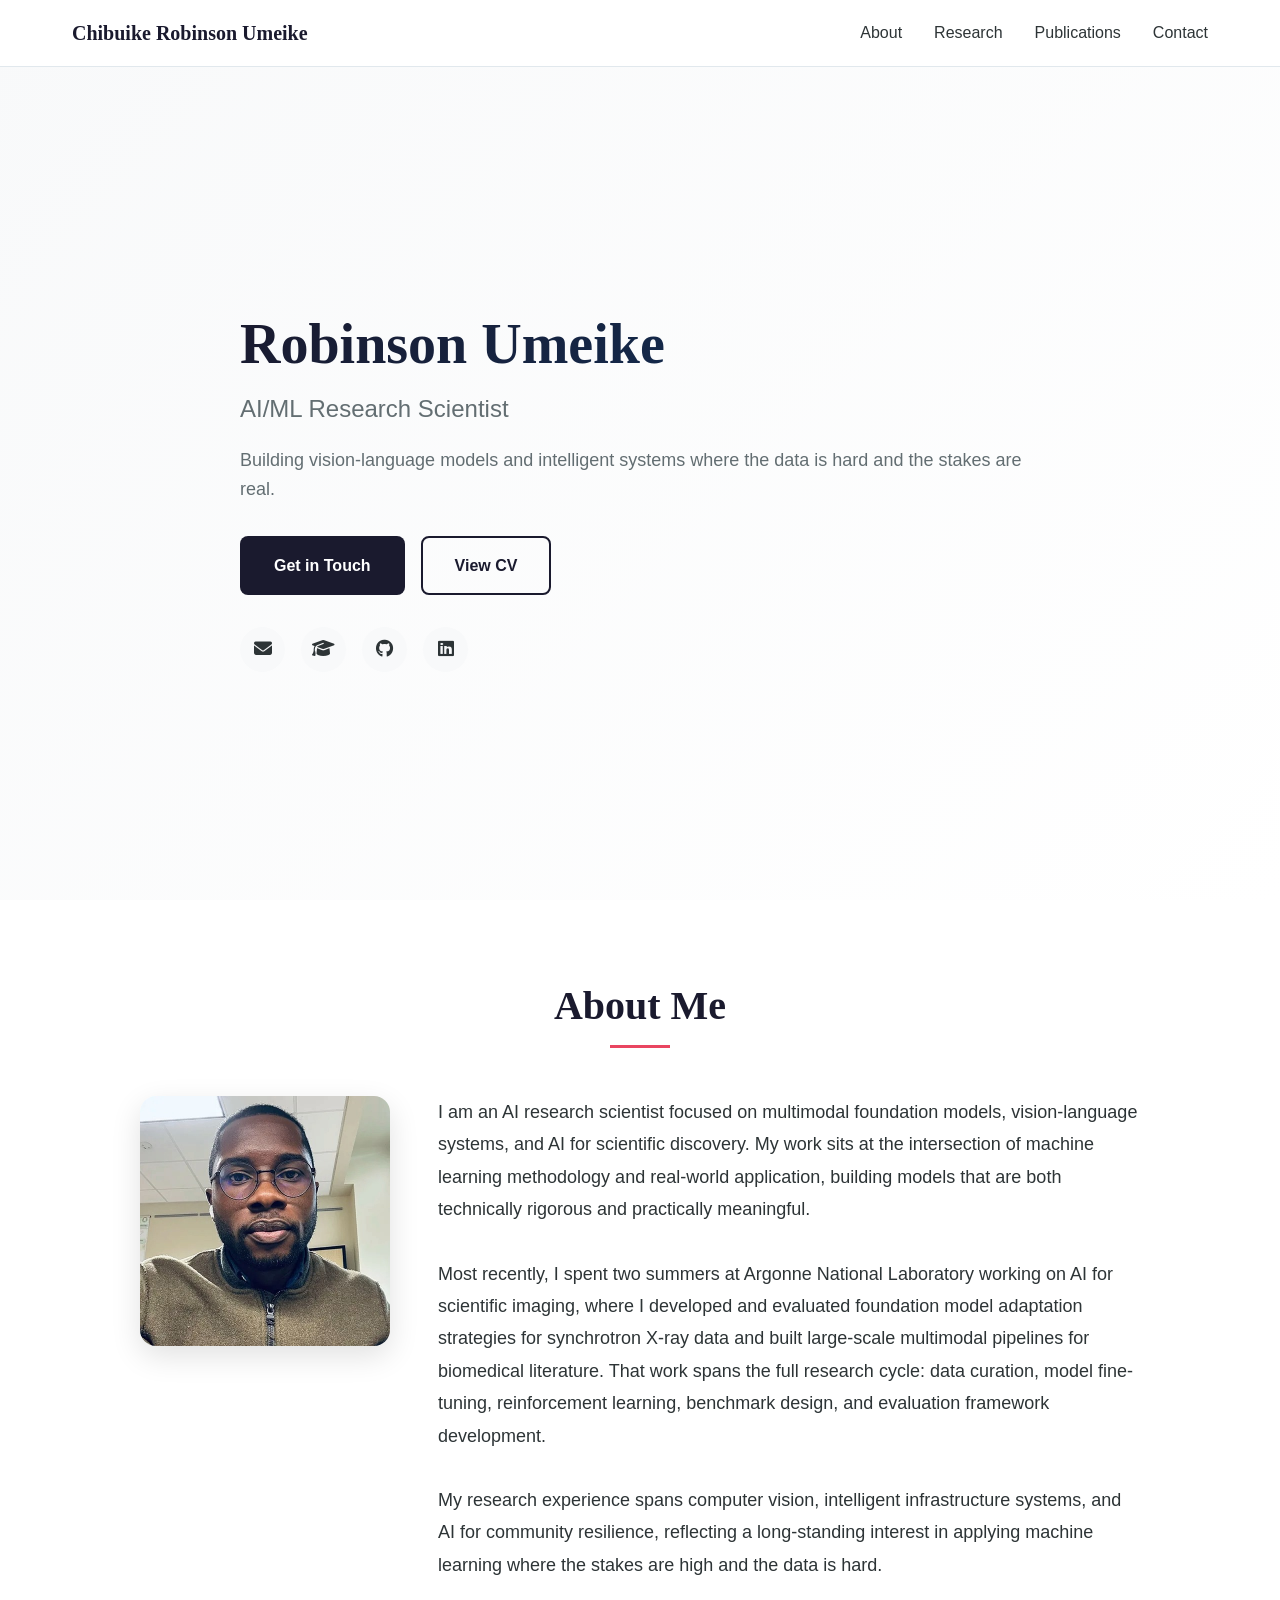
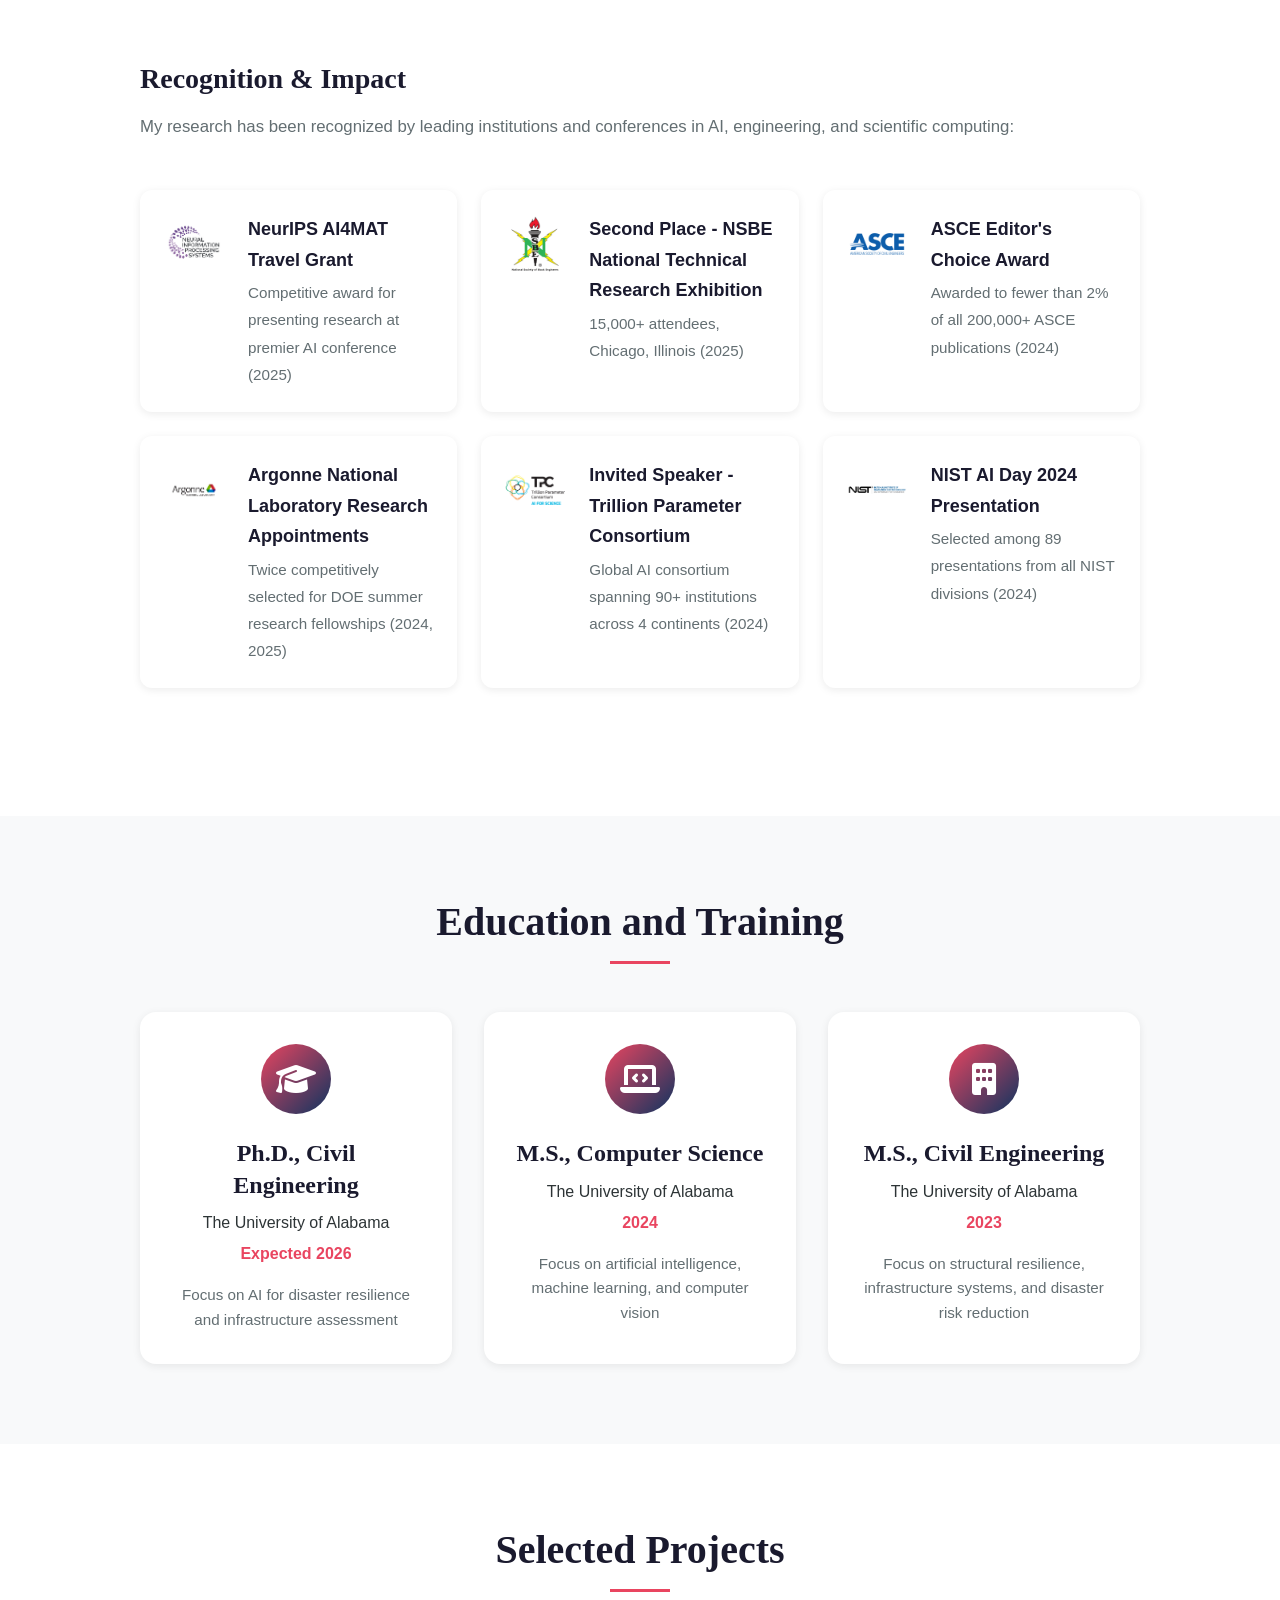
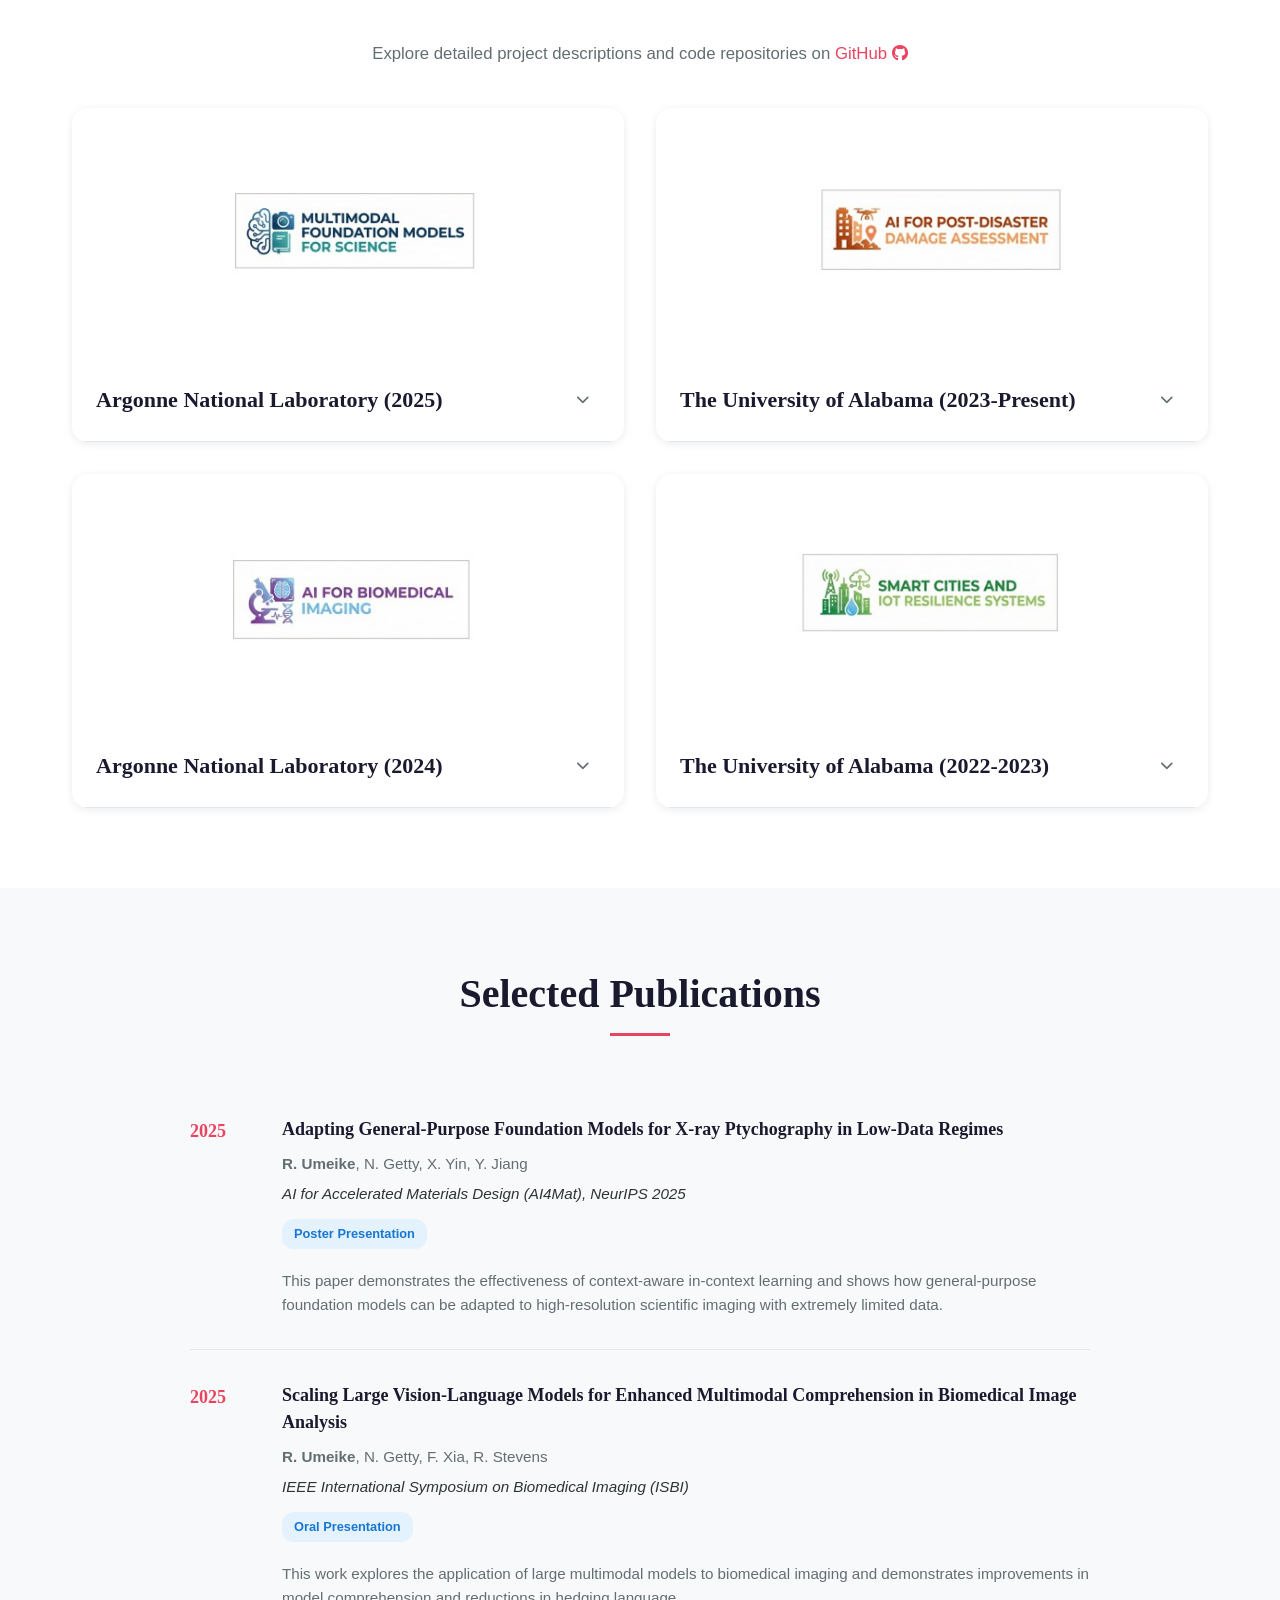
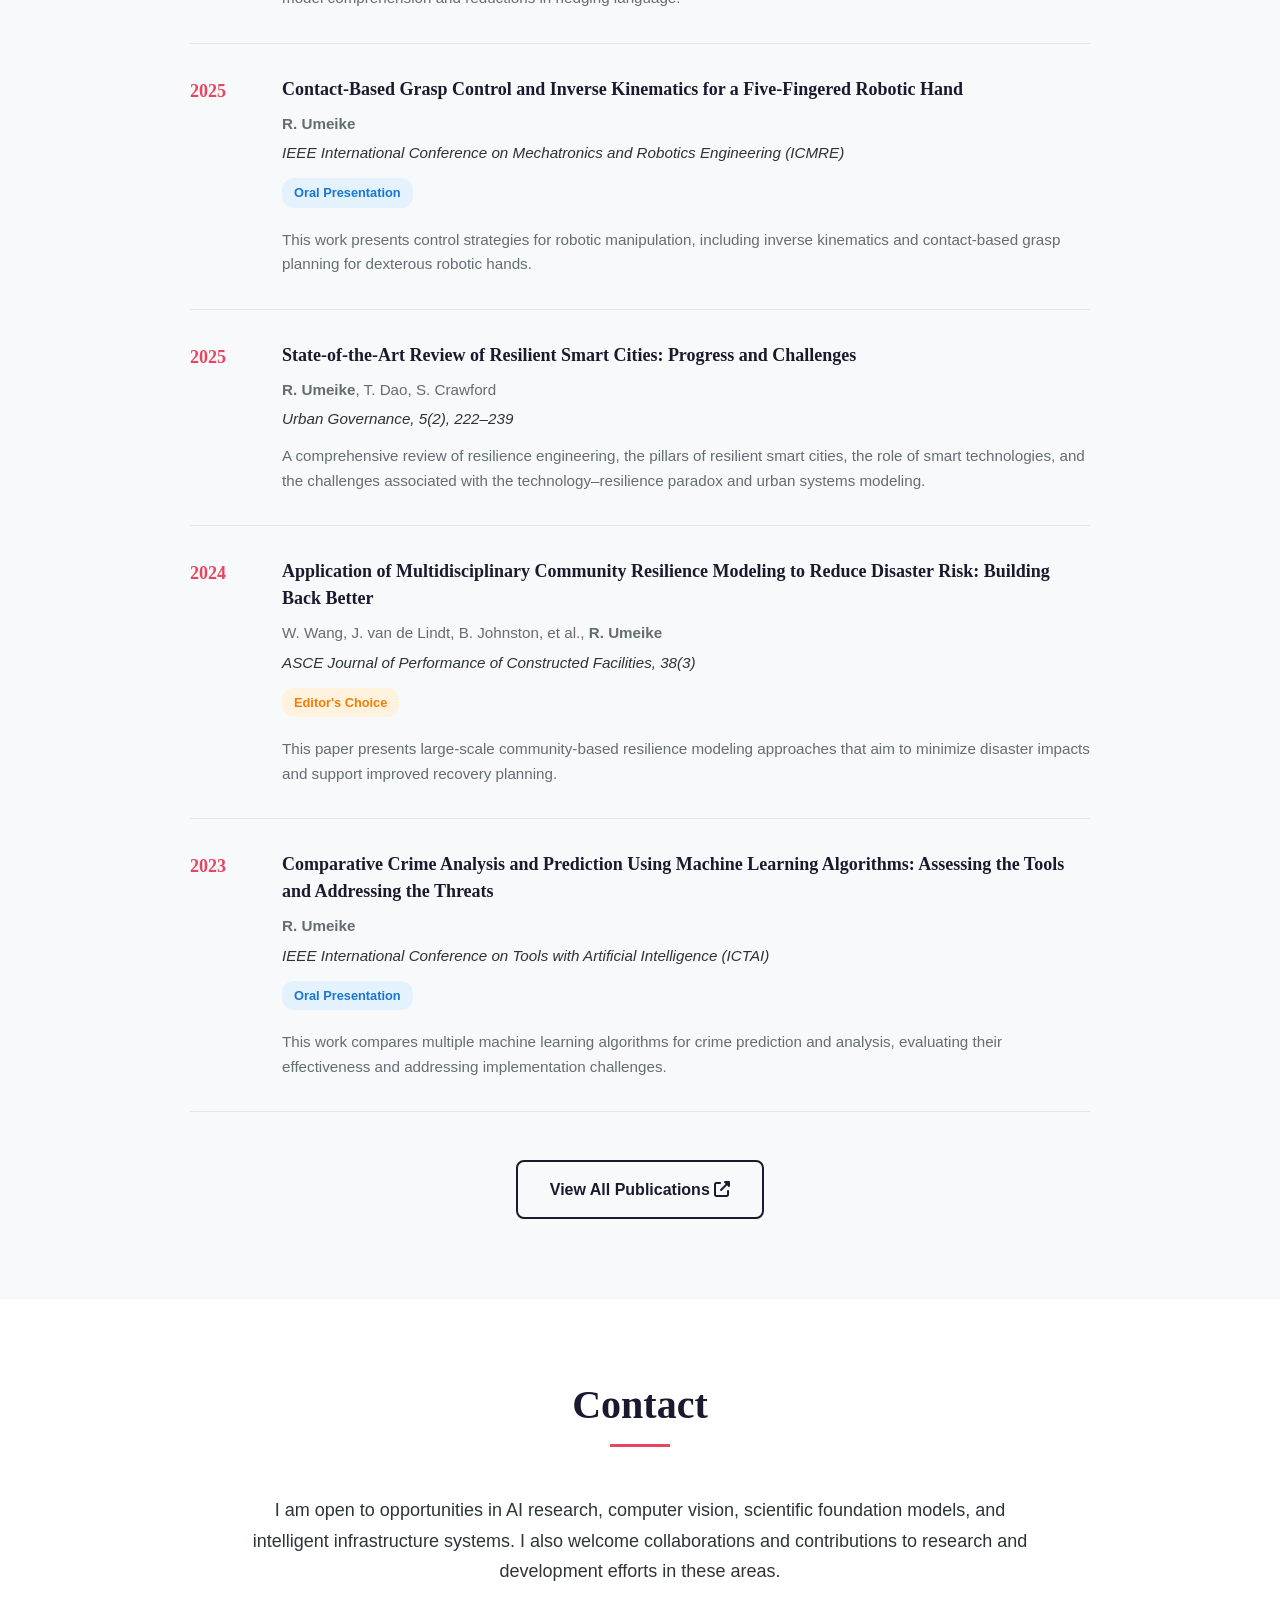
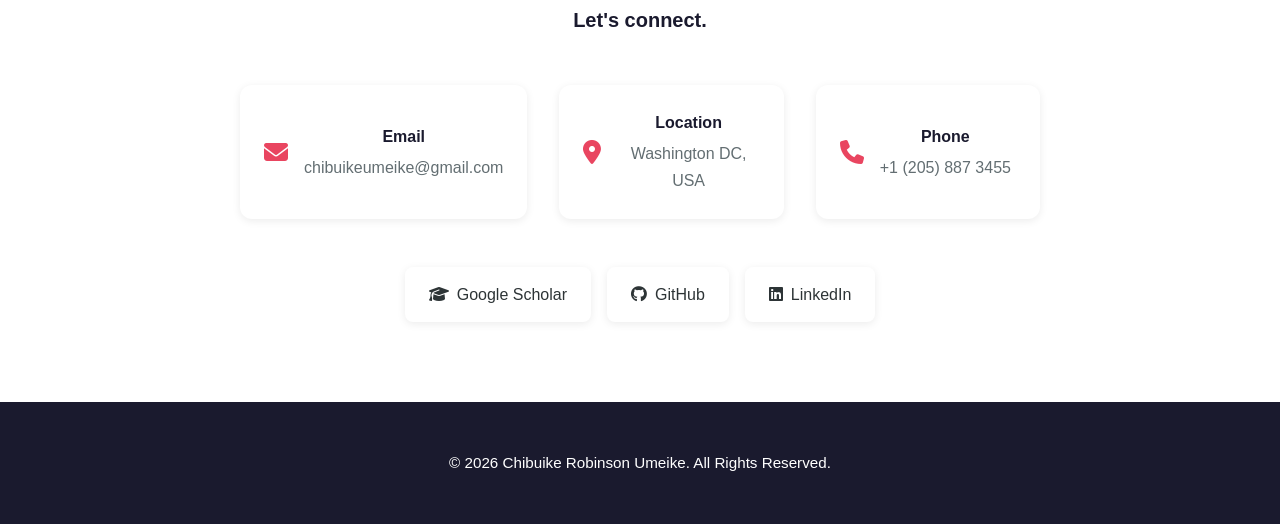
<file: index.html>
<!DOCTYPE html>
<html lang="en">
<head>
    <meta charset="UTF-8">
    <meta name="viewport" content="width=device-width, initial-scale=1.0">
    <title>Robinson Umeike - AI/ML Research Scientist</title>
    <link rel="stylesheet" href="css/style.css">
    <link rel="stylesheet" href="https://cdnjs.cloudflare.com/ajax/libs/font-awesome/6.4.0/css/all.min.css">
</head>
<body>
    <nav class="navbar">
        <div class="container">
            <div class="nav-brand">Chibuike Robinson Umeike</div>
            <ul class="nav-links">
                <li><a href="#about">About</a></li>
                <li><a href="#research">Research</a></li>
                <li><a href="#publications">Publications</a></li>
                <li><a href="#contact">Contact</a></li>
            </ul>
        </div>
    </nav>

    <header class="hero">
        <div class="container">
            <div class="hero-content">
                <h1 class="hero-title">Robinson Umeike</h1>
                <p class="hero-subtitle">AI/ML Research Scientist</p>
                <p class="hero-tagline">Building vision-language models and intelligent systems where the data is hard and the stakes are real.</p>
                <div class="hero-links">
                    <a href="#contact" class="btn btn-primary">Get in Touch</a>
                    <a href="assets/cv.pdf" class="btn btn-secondary" target="_blank">View CV</a>
                </div>
                <div class="social-links">
                    <a href="/cdn-cgi/l/email-protection#57343f3e35223e3c32223a323e3c3217303a363e3b7934383a" aria-label="Email"><i class="fas fa-envelope"></i></a>
                    <a href="https://scholar.google.com/citations?user=IeJsfl8AAAAJ" target="_blank" aria-label="Google Scholar"><i class="fas fa-graduation-cap"></i></a>
                    <a href="https://github.com/crumeike" target="_blank" aria-label="GitHub"><i class="fab fa-github"></i></a>
                    <a href="https://www.linkedin.com/in/chibuike-robinson-umeike-b57b1a183/" target="_blank" aria-label="LinkedIn"><i class="fab fa-linkedin"></i></a>
                </div>
            </div>
        </div>
    </header>

    <section id="about" class="section">
        <div class="container">
            <h2 class="section-title">About Me</h2>
            <div class="about-content">
                <div class="about-layout">
                    <div class="profile-photo">
                        <img src="images/profile-photo.jpg" 
                             alt="Chibuike Robinson Umeike"
                             onerror="this.style.display='none'">
                    </div>
                    <div class="about-text">
                        <p class="lead">I am an AI research scientist focused on multimodal foundation models, vision-language systems, and AI for scientific discovery. My work sits at the intersection of machine learning methodology and real-world application, building models that are both technically rigorous and practically meaningful.</p>
                        
                        <p class="lead">Most recently, I spent two summers at Argonne National Laboratory working on AI for scientific imaging, where I developed and evaluated foundation model adaptation strategies for synchrotron X-ray data and built large-scale multimodal pipelines for biomedical literature. That work spans the full research cycle: data curation, model fine-tuning, reinforcement learning, benchmark design, and evaluation framework development.</p>
                        
                        <p class="lead">My research experience spans computer vision, intelligent infrastructure systems, and AI for community resilience, reflecting a long-standing interest in applying machine learning where the stakes are high and the data is hard.</p>
                    </div>
                </div>
                    
                    <h3 class="subsection-title">Recognition & Impact</h3>
                    <p class="subsection-intro">My research has been recognized by leading institutions and conferences in AI, engineering, and scientific computing:</p>
                    
                    <div class="highlights">
                        <div class="highlight-item">
                            <div class="highlight-logo">
                                <img src="images/neurips-logo.png" alt="NeurIPS" onerror="this.parentElement.innerHTML='<i class=\'fas fa-award\'></i>'">
                            </div>
                            <div>
                                <strong>NeurIPS AI4MAT Travel Grant</strong>
                                <span>Competitive award for presenting research at premier AI conference (2025)</span>
                            </div>
                        </div>
                        <div class="highlight-item">
                            <div class="highlight-logo">
                                <img src="images/nsbe-logo.png" alt="NSBE" onerror="this.parentElement.innerHTML='<i class=\'fas fa-trophy\'></i>'">
                            </div>
                            <div>
                                <strong>Second Place - NSBE National Technical Research Exhibition</strong>
                                <span>15,000+ attendees, Chicago, Illinois (2025)</span>
                            </div>
                        </div>
                        <div class="highlight-item">
                            <div class="highlight-logo">
                                <img src="images/asce-logo.png" alt="ASCE" onerror="this.parentElement.innerHTML='<i class=\'fas fa-star\'></i>'">
                            </div>
                            <div>
                                <strong>ASCE Editor's Choice Award</strong>
                                <span>Awarded to fewer than 2% of all 200,000+ ASCE publications (2024)</span>
                            </div>
                        </div>
                        <div class="highlight-item">
                            <div class="highlight-logo">
                                <img src="images/argonne-logo.png" alt="Argonne" onerror="this.parentElement.innerHTML='<i class=\'fas fa-flask\'></i>'">
                            </div>
                            <div>
                                <strong>Argonne National Laboratory Research Appointments</strong>
                                <span>Twice competitively selected for DOE summer research fellowships (2024, 2025)</span>
                            </div>
                        </div>
                        <div class="highlight-item">
                            <div class="highlight-logo">
                                <img src="images/tpc-logo.png" alt="TPC" onerror="this.parentElement.innerHTML='<i class=\'fas fa-microphone\'></i>'">
                            </div>
                            <div>
                                <strong>Invited Speaker - Trillion Parameter Consortium</strong>
                                <span>Global AI consortium spanning 90+ institutions across 4 continents (2024)</span>
                            </div>
                        </div>
                        <div class="highlight-item">
                            <div class="highlight-logo">
                                <img src="images/nist-logo.png" alt="NIST" onerror="this.parentElement.innerHTML='<i class=\'fas fa-chart-line\'></i>'">
                            </div>
                            <div>
                                <strong>NIST AI Day 2024 Presentation</strong>
                                <span>Selected among 89 presentations from all NIST divisions (2024)</span>
                            </div>
                        </div>
                    </div>

                    <!-- <p class="closing-text">I enjoy working across disciplines and combining insights from engineering and computer science to advance the capabilities of AI systems.</p> -->
                </div>
            </div>
        </div>
    </section>

    <section id="education" class="section section-alt">
        <div class="container">
            <h2 class="section-title">Education and Training</h2>
            <div class="education-grid">
                <div class="education-card">
                    <div class="edu-icon"><i class="fas fa-graduation-cap"></i></div>
                    <h3>Ph.D., Civil Engineering</h3>
                    <p class="edu-institution">The University of Alabama</p>
                    <p class="edu-year">Expected 2026</p>
                    <p class="edu-focus">Focus on AI for disaster resilience and infrastructure assessment</p>
                </div>
                <div class="education-card">
                    <div class="edu-icon"><i class="fas fa-laptop-code"></i></div>
                    <h3>M.S., Computer Science</h3>
                    <p class="edu-institution">The University of Alabama</p>
                    <p class="edu-year">2024</p>
                    <p class="edu-focus">Focus on artificial intelligence, machine learning, and computer vision</p>
                </div>
                <div class="education-card">
                    <div class="edu-icon"><i class="fas fa-building"></i></div>
                    <h3>M.S., Civil Engineering</h3>
                    <p class="edu-institution">The University of Alabama</p>
                    <p class="edu-year">2023</p>
                    <p class="edu-focus">Focus on structural resilience, infrastructure systems, and disaster risk reduction</p>
                </div>
            </div>
        </div>
    </section>

    <section id="research" class="section">
        <div class="container">
            <h2 class="section-title">Selected Projects</h2>
            <p class="section-intro">Explore detailed project descriptions and code repositories on <a href="https://github.com/crumeike" target="_blank" style="color: var(--highlight-color); text-decoration: none;">GitHub <i class="fab fa-github"></i></a></p>
            <div class="projects-grid">
                <div class="project-card" data-project="foundation-models">
                    <div class="project-image">
                        <img src="images/project-foundation-models.jpg" 
                             alt="Multimodal Foundation Models for Science"
                             onerror="this.src='https://placehold.co/800x500/1a1a2e/ffffff?text=Foundation+Models+for+Science'">
                        <div class="project-overlay">
                            <a href="https://github.com/crumeike/PtychoBench" target="_blank" class="project-github" aria-label="View on GitHub">
                                <i class="fab fa-github"></i>
                            </a>
                        </div>
                    </div>
                    <div class="project-info">
                        <h3>Argonne National Laboratory (2025)</h3>
                        <button class="project-toggle" aria-label="Show details">
                            <i class="fas fa-chevron-down"></i>
                        </button>
                    </div>
                    <div class="project-details">
                        <p>Domain-adapted vision-language models for scientific and biomedical imaging. Work includes adapting general-purpose foundation models to low-data scientific domains, designing vision-language systems for X-ray ptychography and radiation imaging, applying reinforcement learning (GRPO) to autonomous scientific workflows, and scaling training across HPC and multi-GPU environments at Argonne National Laboratory. Developed <strong>PtychoBench</strong> benchmark for evaluating foundation model adaptation strategies.</p>
                        <div class="project-tags">
                            <span class="tag">VLMs</span>
                            <span class="tag">Qwen-2.5</span>
                            <span class="tag">Llama-3.2</span>
                            <span class="tag">GRPO</span>
                            <span class="tag">HPC</span>
                        </div>
                    </div>
                </div>

                <div class="project-card" data-project="disaster-assessment">
                    <div class="project-image">
                        <img src="images/project-disaster.jpg" 
                             alt="Post-Disaster Damage Assessment"
                             onerror="this.src='https://placehold.co/800x500/e94560/ffffff?text=Disaster+Assessment+AI'">
                        <div class="project-overlay">
                            <a href="https://github.com/crumeike/TornadoNet" target="_blank" class="project-github" aria-label="View on GitHub">
                                <i class="fab fa-github"></i>
                            </a>
                        </div>
                    </div>
                    <div class="project-info">
                        <!-- <h3>AI for Post-Disaster Damage Assessment</h3> -->
                        <h3>The University of Alabama (2023-Present)</h3>
                        <button class="project-toggle" aria-label="Show details">
                            <i class="fas fa-chevron-down"></i>
                        </button>
                    </div>
                    <div class="project-details">
                        <p>End-to-end computer vision systems for rapid building damage estimation following natural disasters. Includes damage detection and classification using YOLO, SSD, and RT-DETR architectures for tornado and windstorm events. Deployed system processing <strong>333 images/second</strong>, reducing evaluation time from weeks to minutes. Integrated imagery with geospatial data and developed multimodal deep learning pipelines. Collaborative work with NIST Disaster and Failure Studies Program.</p>
                        <div class="project-tags">
                            <span class="tag">YOLO</span>
                            <span class="tag">RT-DETR</span>
                            <span class="tag">Computer Vision</span>
                            <span class="tag">NIST</span>
                        </div>
                    </div>
                </div>

                <div class="project-card" data-project="biomedical-imaging">
                    <div class="project-image">
                        <img src="images/project-biomedical.jpg" 
                             alt="AI for Biomedical Imaging"
                             onerror="this.src='https://placehold.co/800x500/0f3460/ffffff?text=Biomedical+Imaging+AI'">
                        <div class="project-overlay">
                            <a href="https://github.com/crumeike/lucid-biomedical-vlm" target="_blank" class="project-github" aria-label="View on GitHub">
                                <i class="fab fa-github"></i>
                            </a>
                        </div>
                    </div>
                    <div class="project-info">
                        <!-- <h3>AI for Biomedical Imaging</h3> -->
                        <h3>Argonne National Laboratory (2024)</h3>
                        <button class="project-toggle" aria-label="Show details">
                            <i class="fas fa-chevron-down"></i>
                        </button>
                    </div>
                    <div class="project-details">
                        <p>Vision-language and multimodal models for biomedical image interpretation and low-dose imaging applications. Built comprehensive data curation pipeline processing <strong>42,673 scientific articles</strong>, generating <strong>171,000+ captions</strong> and 165,000+ images. Fine-tuned LLaVA models on <strong>50,882 image-text pairs</strong>, achieving <strong>135%</strong> performance improvement and <strong>96.6%</strong> in hallucination behaviors over baselines. Designed AI systems that support clinical and scientific workflows for low-dose radiation therapy imaging.</p>
                        <div class="project-tags">
                            <span class="tag">LLaVA</span>
                            <span class="tag">LoRA</span>
                            <span class="tag">Medical AI</span>
                            <span class="tag">Argonne Lab</span>
                        </div>
                    </div>
                </div>

                <div class="project-card" data-project="smart-cities">
                    <div class="project-image">
                        <img src="images/project-smart-cities.jpg" 
                             alt="Smart Cities and IoT Systems"
                             onerror="this.src='https://placehold.co/800x500/16213e/ffffff?text=Smart+Cities+%26+IoT'">
                        <div class="project-overlay">
                            <a href="https://github.com/crumeike/smart-cities-iot" target="_blank" class="project-github" aria-label="View on GitHub">
                                <i class="fab fa-github"></i>
                            </a>
                        </div>
                    </div>
                    <div class="project-info">
                        <!-- <h3>Smart Cities and IoT Resilience Systems</h3> -->
                        <h3>The University of Alabama (2022-2023) </h3>
                        <button class="project-toggle" aria-label="Show details">
                            <i class="fas fa-chevron-down"></i>
                        </button>
                    </div>
                    <div class="project-details">
                        <p>Intelligent sensing and decision-support tools for urban infrastructure resilience. Deployed IoT flood monitoring networks with edge computing for real-time environmental sensing, processing over <strong>25,000 data points</strong> across 7-week field studies at University of Alabama campus. Developed city-scale resilience modeling frameworks and integrated standards-based (OIIE) data architectures for monitoring civil infrastructure systems. Earned <strong>two first-place innovation awards</strong>.</p>
                        <div class="project-tags">
                            <span class="tag">IoT</span>
                            <span class="tag">Edge Computing</span>
                            <span class="tag">OIIE Standards</span>
                            <span class="tag">Urban Systems</span>
                        </div>
                    </div>
                </div>
            </div>
        </div>
    </section>

    <section id="publications" class="section section-alt">
        <div class="container">
            <h2 class="section-title">Selected Publications</h2>
            <div class="publications-list">
                <div class="publication-item">
                    <div class="pub-year">2025</div>
                    <div class="pub-content">
                        <h4>Adapting General-Purpose Foundation Models for X-ray Ptychography in Low-Data Regimes</h4>
                        <p class="pub-authors"><strong>R. Umeike</strong>, N. Getty, X. Yin, Y. Jiang</p>
                        <p class="pub-venue">AI for Accelerated Materials Design (AI4Mat), NeurIPS 2025</p>
                        <span class="badge badge-oral">Poster Presentation</span>
                        <p class="pub-description">This paper demonstrates the effectiveness of context-aware in-context learning and shows how general-purpose foundation models can be adapted to high-resolution scientific imaging with extremely limited data.</p>
                    </div>
                </div>

                <div class="publication-item">
                    <div class="pub-year">2025</div>
                    <div class="pub-content">
                        <h4>Scaling Large Vision-Language Models for Enhanced Multimodal Comprehension in Biomedical Image Analysis</h4>
                        <p class="pub-authors"><strong>R. Umeike</strong>, N. Getty, F. Xia, R. Stevens</p>
                        <p class="pub-venue">IEEE International Symposium on Biomedical Imaging (ISBI)</p>
                        <span class="badge badge-oral">Oral Presentation</span>
                        <p class="pub-description">This work explores the application of large multimodal models to biomedical imaging and demonstrates improvements in model comprehension and reductions in hedging language.</p>
                    </div>
                </div>

                <div class="publication-item">
                    <div class="pub-year">2025</div>
                    <div class="pub-content">
                        <h4>Contact-Based Grasp Control and Inverse Kinematics for a Five-Fingered Robotic Hand</h4>
                        <p class="pub-authors"><strong>R. Umeike</strong></p>
                        <p class="pub-venue">IEEE International Conference on Mechatronics and Robotics Engineering (ICMRE)</p>
                        <span class="badge badge-oral">Oral Presentation</span>
                        <p class="pub-description">This work presents control strategies for robotic manipulation, including inverse kinematics and contact-based grasp planning for dexterous robotic hands.</p>
                    </div>
                </div>

                <div class="publication-item">
                    <div class="pub-year">2025</div>
                    <div class="pub-content">
                        <h4>State-of-the-Art Review of Resilient Smart Cities: Progress and Challenges</h4>
                        <p class="pub-authors"><strong>R. Umeike</strong>, T. Dao, S. Crawford</p>
                        <p class="pub-venue">Urban Governance, 5(2), 222–239</p>
                        <p class="pub-description">A comprehensive review of resilience engineering, the pillars of resilient smart cities, the role of smart technologies, and the challenges associated with the technology–resilience paradox and urban systems modeling.</p>
                    </div>
                </div>

                <div class="publication-item">
                    <div class="pub-year">2024</div>
                    <div class="pub-content">
                        <h4>Application of Multidisciplinary Community Resilience Modeling to Reduce Disaster Risk: Building Back Better</h4>
                        <p class="pub-authors">W. Wang, J. van de Lindt, B. Johnston, et al., <strong>R. Umeike</strong></p>
                        <p class="pub-venue">ASCE Journal of Performance of Constructed Facilities, 38(3)</p>
                        <span class="badge badge-award">Editor's Choice</span>
                        <p class="pub-description">This paper presents large-scale community-based resilience modeling approaches that aim to minimize disaster impacts and support improved recovery planning.</p>
                    </div>
                </div>

                <div class="publication-item">
                    <div class="pub-year">2023</div>
                    <div class="pub-content">
                        <h4>Comparative Crime Analysis and Prediction Using Machine Learning Algorithms: Assessing the Tools and Addressing the Threats</h4>
                        <p class="pub-authors"><strong>R. Umeike</strong></p>
                        <p class="pub-venue">IEEE International Conference on Tools with Artificial Intelligence (ICTAI)</p>
                        <span class="badge badge-oral">Oral Presentation</span>
                        <p class="pub-description">This work compares multiple machine learning algorithms for crime prediction and analysis, evaluating their effectiveness and addressing implementation challenges.</p>
                    </div>
                </div>
            </div>
            
            <div class="pub-footer">
                <a href="https://scholar.google.com/citations?user=IeJsfl8AAAAJ" target="_blank" class="btn btn-secondary">
                    View All Publications <i class="fas fa-external-link-alt"></i>
                </a>
            </div>
        </div>
    </section>

    <section id="contact" class="section">
        <div class="container">
            <h2 class="section-title">Contact</h2>
            <div class="contact-content">
                <p class="contact-intro">I am open to opportunities in AI research, computer vision, scientific foundation models, and intelligent infrastructure systems. I also welcome collaborations and contributions to research and development efforts in these areas.</p>
                <p class="contact-cta">Let's connect.</p>
                
                <div class="contact-grid">
                    <div class="contact-item">
                        <i class="fas fa-envelope"></i>
                        <div>
                            <strong>Email</strong>
                            <a href="mailto:chibuikeumeike@gmail.com">chibuikeumeike@gmail.com</a>
                        </div>
                    </div>
                    <div class="contact-item">
                        <i class="fas fa-map-marker-alt"></i>
                        <div>
                            <strong>Location</strong>
                            <span>Washington DC, USA</span>
                        </div>
                    </div>
                    <div class="contact-item">
                        <i class="fas fa-phone"></i>
                        <div>
                            <strong>Phone</strong>
                            <a href="tel:+12058873455">+1 (205) 887 3455</a>
                        </div>
                    </div>
                </div>

                <div class="contact-social">
                    <a href="https://scholar.google.com/citations?user=IeJsfl8AAAAJ" target="_blank" class="social-btn">
                        <i class="fas fa-graduation-cap"></i>
                        Google Scholar
                    </a>
                    <a href="https://github.com/crumeike" target="_blank" class="social-btn">
                        <i class="fab fa-github"></i>
                        GitHub
                    </a>
                    <a href="https://www.linkedin.com/in/chibuike-robinson-umeike-b57b1a183/" target="_blank" class="social-btn">
                        <i class="fab fa-linkedin"></i>
                        LinkedIn
                    </a>
                </div>
            </div>
        </div>
    </section>

    <footer class="footer">
            <div class="container">
            <p>&copy; 2026 Chibuike Robinson Umeike. All Rights Reserved.</p>
        </div>
    </footer>

    <script src="js/script.js"></script>
</body>
</html>
</file>
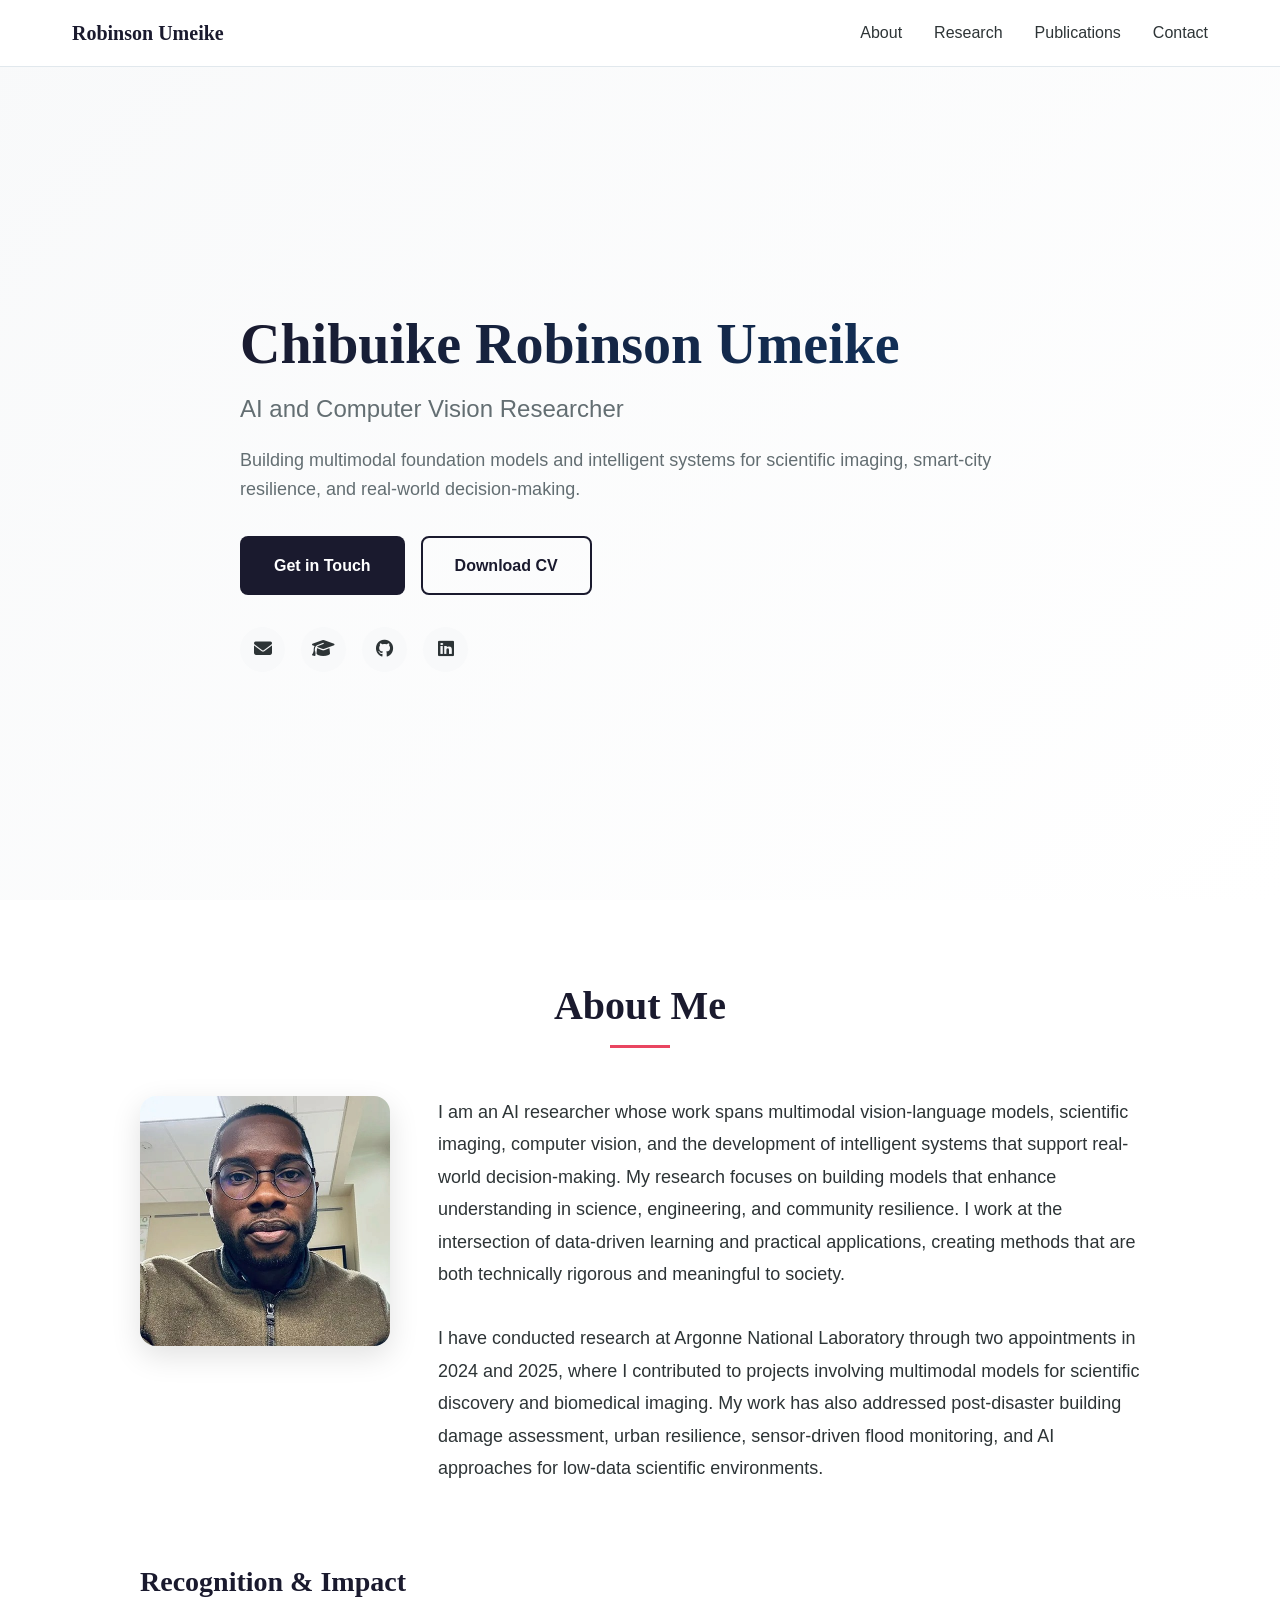
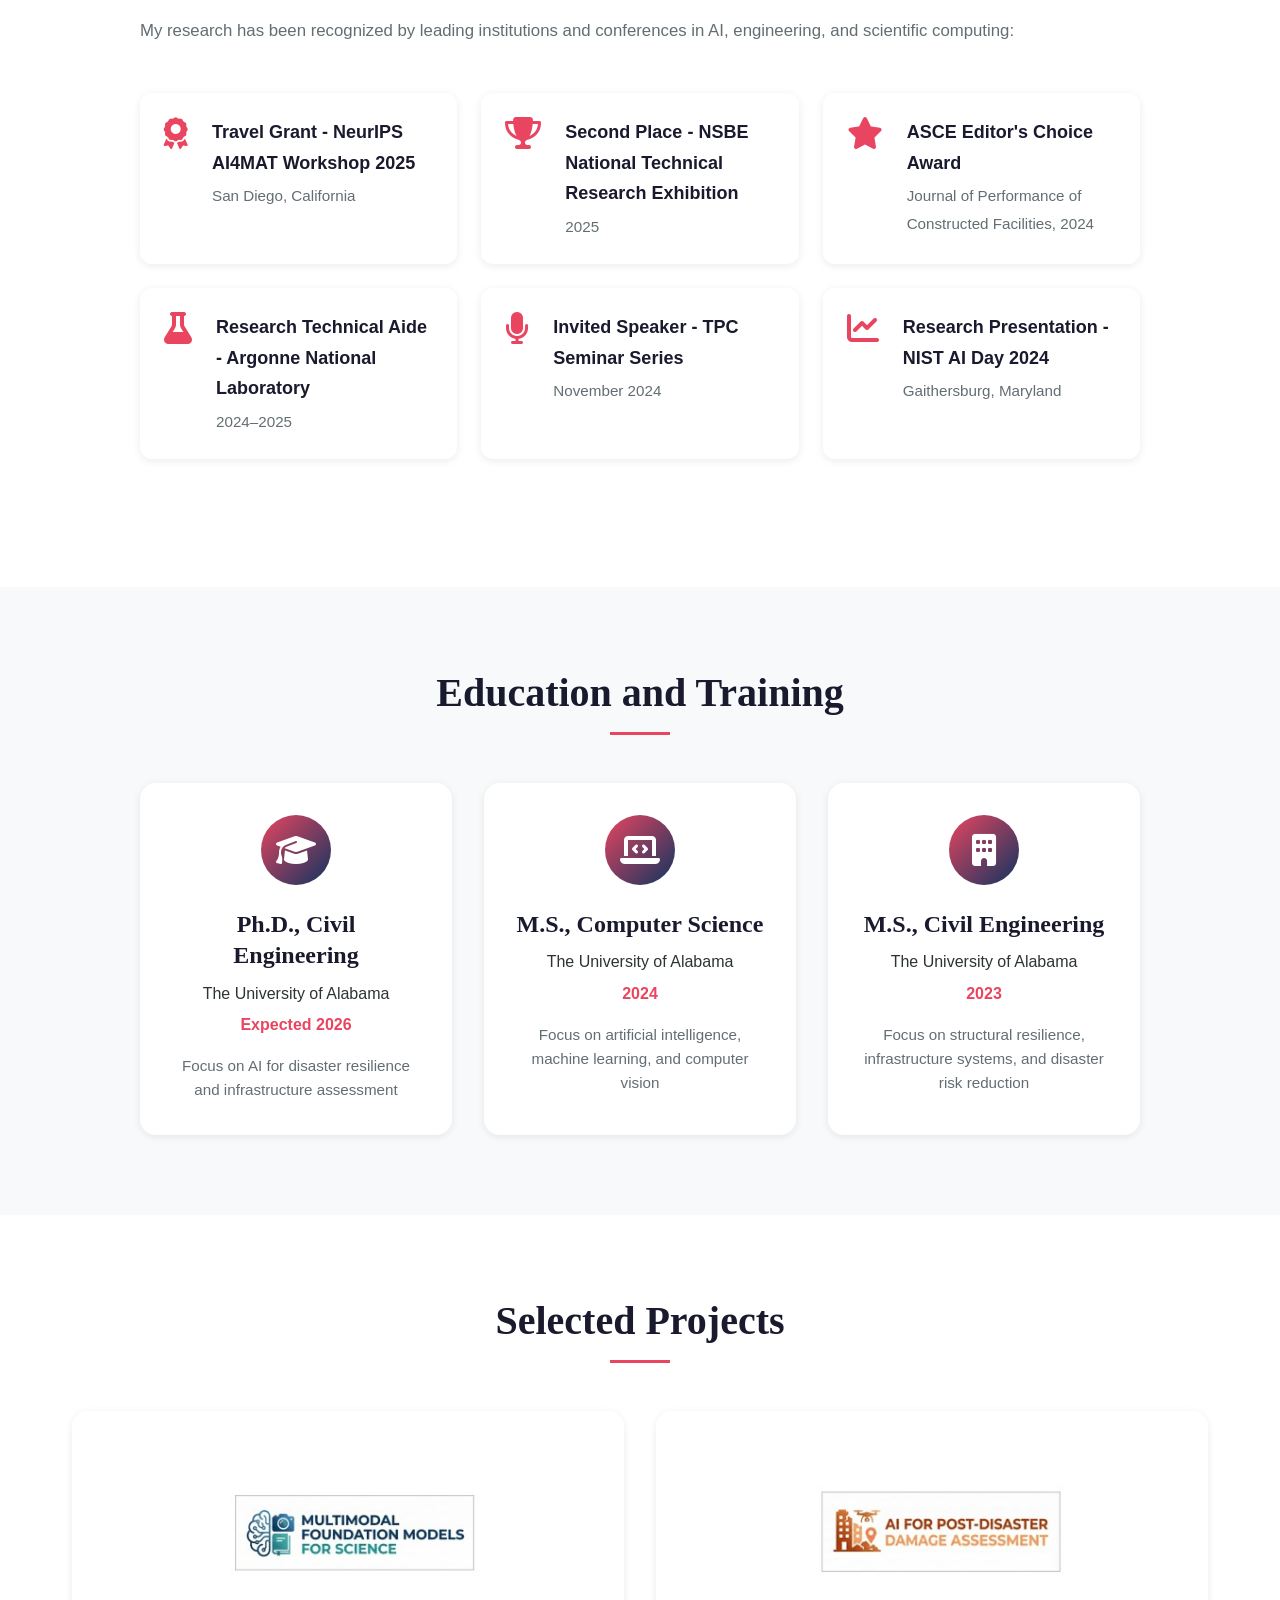
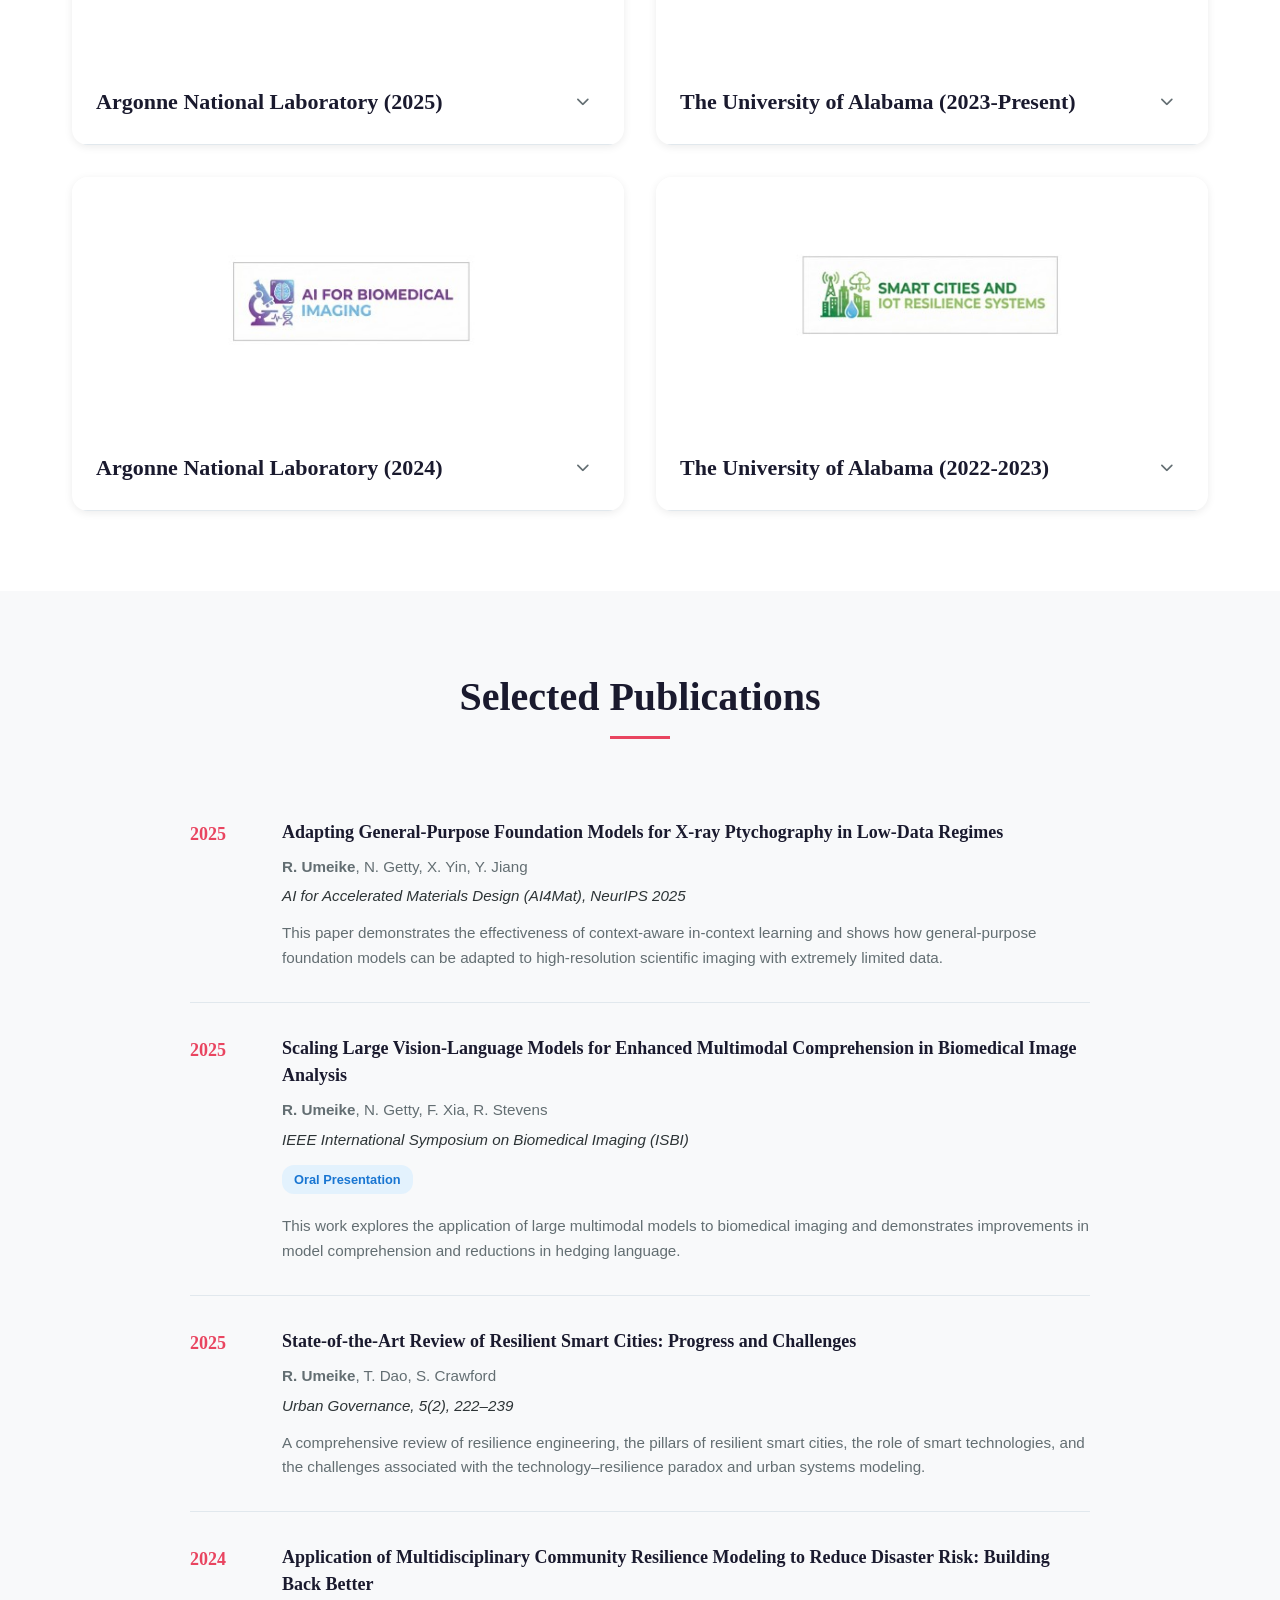
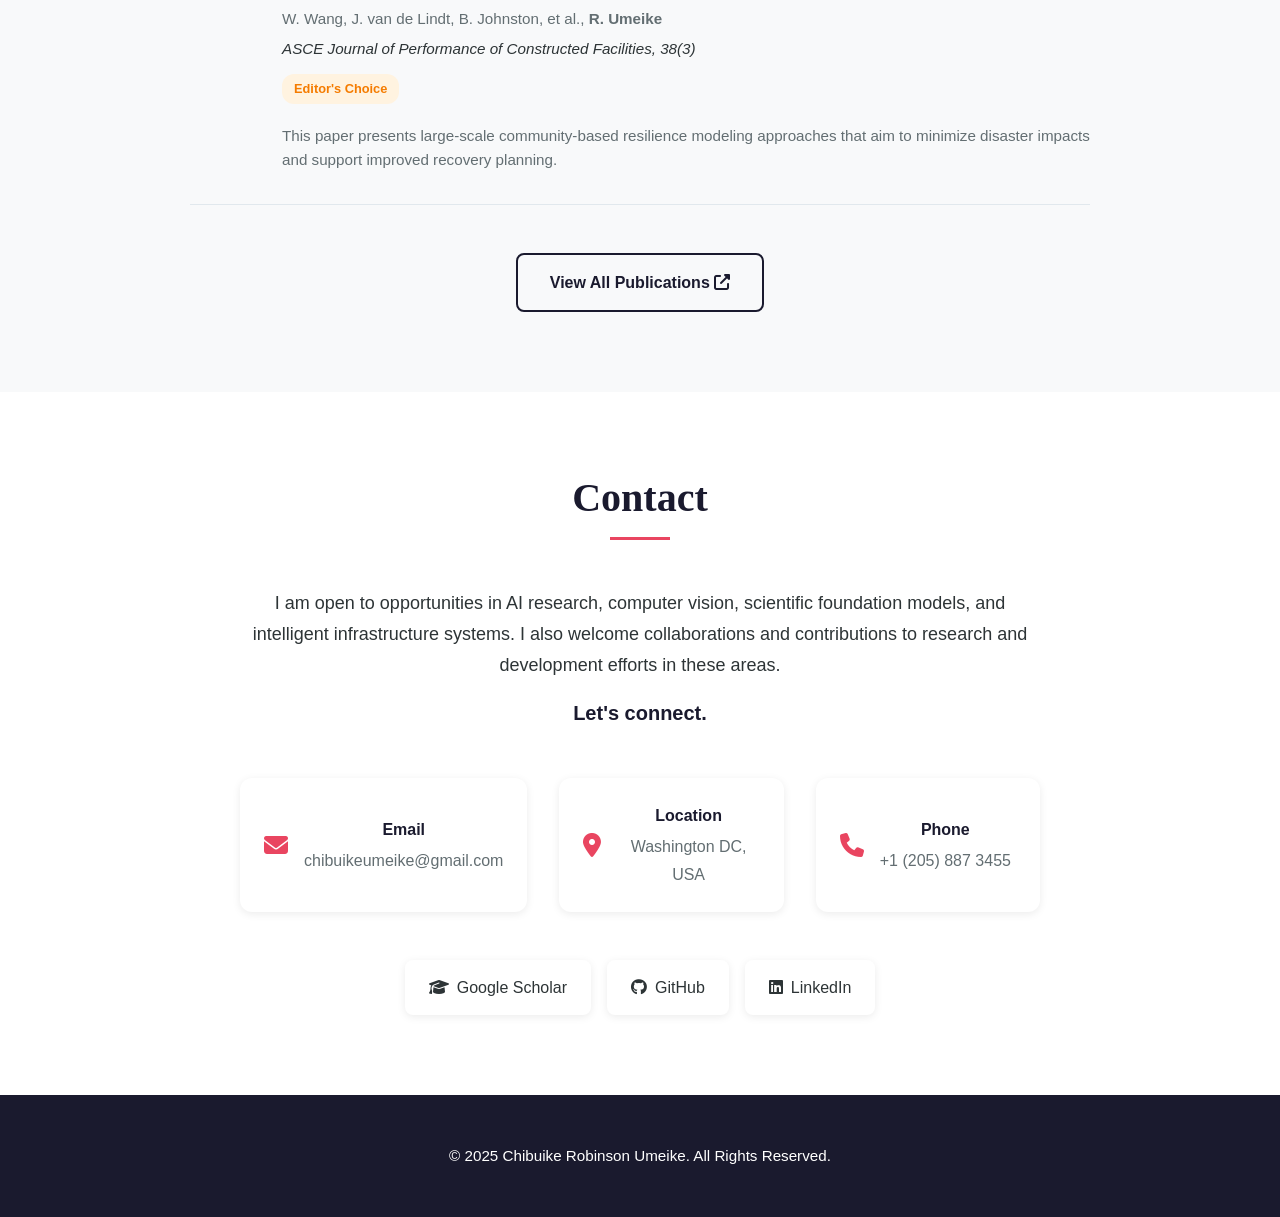
<file: index_.html>
<!DOCTYPE html>
<html lang="en">
<head>
    <meta charset="UTF-8">
    <meta name="viewport" content="width=device-width, initial-scale=1.0">
    <title>Chibuike Robinson Umeike - AI and Computer Vision Researcher</title>
    <link rel="stylesheet" href="css/style.css">
    <link rel="stylesheet" href="https://cdnjs.cloudflare.com/ajax/libs/font-awesome/6.4.0/css/all.min.css">
</head>
<body>
    <nav class="navbar">
        <div class="container">
            <div class="nav-brand">Robinson Umeike</div>
            <ul class="nav-links">
                <li><a href="#about">About</a></li>
                <li><a href="#research">Research</a></li>
                <li><a href="#publications">Publications</a></li>
                <li><a href="#contact">Contact</a></li>
            </ul>
        </div>
    </nav>

    <header class="hero">
        <div class="container">
            <div class="hero-content">
                <h1 class="hero-title">Chibuike Robinson Umeike</h1>
                <p class="hero-subtitle">AI and Computer Vision Researcher</p>
                <p class="hero-tagline">Building multimodal foundation models and intelligent systems for scientific imaging, smart-city resilience, and real-world decision-making.</p>
                <div class="hero-links">
                    <a href="#contact" class="btn btn-primary">Get in Touch</a>
                    <a href="assets/cv.pdf" class="btn btn-secondary" download>Download CV</a>
                </div>
                <div class="social-links">
                    <a href="/cdn-cgi/l/email-protection#57343f3e35223e3c32223a323e3c3217303a363e3b7934383a" aria-label="Email"><i class="fas fa-envelope"></i></a>
                    <a href="https://scholar.google.com/citations?user=IeJsfl8AAAAJ" target="_blank" aria-label="Google Scholar"><i class="fas fa-graduation-cap"></i></a>
                    <a href="https://github.com/crumeike" target="_blank" aria-label="GitHub"><i class="fab fa-github"></i></a>
                    <a href="https://www.linkedin.com/in/chibuike-robinson-umeike-b57b1a183/" target="_blank" aria-label="LinkedIn"><i class="fab fa-linkedin"></i></a>
                </div>
            </div>
        </div>
    </header>

    <section id="about" class="section">
        <div class="container">
            <h2 class="section-title">About Me</h2>
            <div class="about-content">
                <div class="about-layout">
                    <div class="profile-photo">
                        <img src="images/profile-photo.jpg" 
                             alt="Chibuike Robinson Umeike"
                             onerror="this.style.display='none'">
                    </div>
                    <div class="about-text">
                        <p class="lead">I am an AI researcher whose work spans multimodal vision-language models, scientific imaging, computer vision, and the development of intelligent systems that support real-world decision-making. My research focuses on building models that enhance understanding in science, engineering, and community resilience. I work at the intersection of data-driven learning and practical applications, creating methods that are both technically rigorous and meaningful to society.</p>
                        
                        <p class="lead">I have conducted research at Argonne National Laboratory through two appointments in 2024 and 2025, where I contributed to projects involving multimodal models for scientific discovery and biomedical imaging. My work has also addressed post-disaster building damage assessment, urban resilience, sensor-driven flood monitoring, and AI approaches for low-data scientific environments.</p>
                    </div>
                </div>
                    
                    <h3 class="subsection-title">Recognition & Impact</h3>
                    <p class="subsection-intro">My research has been recognized by leading institutions and conferences in AI, engineering, and scientific computing:</p>
                    
                    <div class="highlights">
                        <div class="highlight-item">
                            <i class="fas fa-award"></i>
                            <div>
                                <strong>Travel Grant - NeurIPS AI4MAT Workshop 2025</strong>
                                <span>San Diego, California</span>
                            </div>
                        </div>
                        <div class="highlight-item">
                            <i class="fas fa-trophy"></i>
                            <div>
                                <strong>Second Place - NSBE National Technical Research Exhibition</strong>
                                <span>2025</span>
                            </div>
                        </div>
                        <div class="highlight-item">
                            <i class="fas fa-star"></i>
                            <div>
                                <strong>ASCE Editor's Choice Award</strong>
                                <span>Journal of Performance of Constructed Facilities, 2024</span>
                            </div>
                        </div>
                        <div class="highlight-item">
                            <i class="fas fa-flask"></i>
                            <div>
                                <strong>Research Technical Aide - Argonne National Laboratory</strong>
                                <span>2024–2025</span>
                            </div>
                        </div>
                        <div class="highlight-item">
                            <i class="fas fa-microphone"></i>
                            <div>
                                <strong>Invited Speaker - TPC Seminar Series</strong>
                                <span>November 2024</span>
                            </div>
                        </div>
                        <div class="highlight-item">
                            <i class="fas fa-chart-line"></i>
                            <div>
                                <strong>Research Presentation - NIST AI Day 2024</strong>
                                <span>Gaithersburg, Maryland</span>
                            </div>
                        </div>
                    </div>

                    <!-- <p class="closing-text">I enjoy working across disciplines and combining insights from engineering and computer science to advance the capabilities of AI systems.</p> -->
                </div>
            </div>
        </div>
    </section>

    <section id="education" class="section section-alt">
        <div class="container">
            <h2 class="section-title">Education and Training</h2>
            <div class="education-grid">
                <div class="education-card">
                    <div class="edu-icon"><i class="fas fa-graduation-cap"></i></div>
                    <h3>Ph.D., Civil Engineering</h3>
                    <p class="edu-institution">The University of Alabama</p>
                    <p class="edu-year">Expected 2026</p>
                    <p class="edu-focus">Focus on AI for disaster resilience and infrastructure assessment</p>
                </div>
                <div class="education-card">
                    <div class="edu-icon"><i class="fas fa-laptop-code"></i></div>
                    <h3>M.S., Computer Science</h3>
                    <p class="edu-institution">The University of Alabama</p>
                    <p class="edu-year">2024</p>
                    <p class="edu-focus">Focus on artificial intelligence, machine learning, and computer vision</p>
                </div>
                <div class="education-card">
                    <div class="edu-icon"><i class="fas fa-building"></i></div>
                    <h3>M.S., Civil Engineering</h3>
                    <p class="edu-institution">The University of Alabama</p>
                    <p class="edu-year">2023</p>
                    <p class="edu-focus">Focus on structural resilience, infrastructure systems, and disaster risk reduction</p>
                </div>
            </div>
        </div>
    </section>

    <section id="research" class="section">
        <div class="container">
            <h2 class="section-title">Selected Projects</h2>
            <div class="projects-grid">
                <div class="project-card" data-project="foundation-models">
                    <div class="project-image">
                        <img src="images/project-foundation-models.jpg" 
                             alt="Multimodal Foundation Models for Science"
                             onerror="this.src='https://placehold.co/800x500/1a1a2e/ffffff?text=Foundation+Models+for+Science'">
                        <div class="project-overlay">
                            <a href="https://github.com/crumeike/PtychoBench" target="_blank" class="project-github" aria-label="View on GitHub">
                                <i class="fab fa-github"></i>
                            </a>
                        </div>
                    </div>
                    <div class="project-info">
                        <!-- <h3>Multimodal Foundation Models for Science</h3> -->
                        <h3>Argonne National Laboratory (2025)</h3>
                        <button class="project-toggle" aria-label="Show details">
                            <i class="fas fa-chevron-down"></i>
                        </button>
                    </div>
                    <div class="project-details">
                        <p>Domain-adapted vision-language models for scientific and biomedical imaging. Work includes adapting general-purpose foundation models to low-data scientific domains, designing vision-language systems for X-ray ptychography and radiation imaging, applying reinforcement learning (GRPO) to autonomous scientific workflows, and scaling training across HPC and multi-GPU environments at Argonne National Laboratory.</p>
                        <div class="project-tags">
                            <span class="tag">VLMs</span>
                            <span class="tag">Qwen-2.5</span>
                            <span class="tag">Llama-3.2</span>
                            <span class="tag">GRPO</span>
                            <span class="tag">HPC</span>
                        </div>
                    </div>
                </div>

                <div class="project-card" data-project="disaster-assessment">
                    <div class="project-image">
                        <img src="images/project-disaster.jpg" 
                             alt="Post-Disaster Damage Assessment"
                             onerror="this.src='https://placehold.co/800x500/e94560/ffffff?text=Disaster+Assessment+AI'">
                        <div class="project-overlay">
                            <a href="https://github.com/crumeike" target="_blank" class="project-github" aria-label="View on GitHub">
                                <i class="fab fa-github"></i>
                            </a>
                        </div>
                    </div>
                    <div class="project-info">
                        <!-- <h3>AI for Post-Disaster Damage Assessment</h3> -->
                        <h3>The University of Alabama (2023-Present)</h3>
                        <button class="project-toggle" aria-label="Show details">
                            <i class="fas fa-chevron-down"></i>
                        </button>
                    </div>
                    <div class="project-details">
                        <p>End-to-end computer vision systems for rapid building damage estimation following natural disasters. Includes damage detection and classification using YOLO, SSD, and RT-DETR architectures for tornado and windstorm events. Integrated imagery with geospatial data and developed multimodal deep learning pipelines that reduced evaluation time from weeks to minutes. Collaborative work with NIST Disaster and Failure Studies Program.</p>
                        <div class="project-tags">
                            <span class="tag">YOLO</span>
                            <span class="tag">RT-DETR</span>
                            <span class="tag">Computer Vision</span>
                            <span class="tag">NIST</span>
                        </div>
                    </div>
                </div>

                <div class="project-card" data-project="biomedical-imaging">
                    <div class="project-image">
                        <img src="images/project-biomedical.jpg" 
                             alt="AI for Biomedical Imaging"
                             onerror="this.src='https://placehold.co/800x500/0f3460/ffffff?text=Biomedical+Imaging+AI'">
                        <div class="project-overlay">
                            <a href="https://github.com/crumeike/lucid-biomedical-vlm" target="_blank" class="project-github" aria-label="View on GitHub">
                                <i class="fab fa-github"></i>
                            </a>
                        </div>
                    </div>
                    <div class="project-info">
                        <!-- <h3>AI for Biomedical Imaging</h3> -->
                        <h3>Argonne National Laboratory (2024)</h3>
                        <button class="project-toggle" aria-label="Show details">
                            <i class="fas fa-chevron-down"></i>
                        </button>
                    </div>
                    <div class="project-details">
                        <p>Vision-language and multimodal models for biomedical image interpretation and low-dose imaging applications. Developed biomedical VLMs through fine-tuning LLaVA models on curated scientific datasets, improving low-dose radiation therapy imaging pipelines through contextual feature extraction. Designed AI systems that support clinical and scientific workflows, achieving significant reductions in hallucination behavior.</p>
                        <div class="project-tags">
                            <span class="tag">LLaVA</span>
                            <span class="tag">LoRA</span>
                            <span class="tag">Medical AI</span>
                            <span class="tag">Argonne Lab</span>
                        </div>
                    </div>
                </div>

                <div class="project-card" data-project="smart-cities">
                    <div class="project-image">
                        <img src="images/project-smart-cities.jpg" 
                             alt="Smart Cities and IoT Systems"
                             onerror="this.src='https://placehold.co/800x500/16213e/ffffff?text=Smart+Cities+%26+IoT'">
                        <div class="project-overlay">
                            <a href="https://github.com/crumeike/smart-cities-iot" target="_blank" class="project-github" aria-label="View on GitHub">
                                <i class="fab fa-github"></i>
                            </a>
                        </div>
                    </div>
                    <div class="project-info">
                        <!-- <h3>Smart Cities and IoT Resilience Systems</h3> -->
                        <h3>The University of Alabama (2022-2023) </h3>
                        <button class="project-toggle" aria-label="Show details">
                            <i class="fas fa-chevron-down"></i>
                        </button>
                    </div>
                    <div class="project-details">
                        <p>Intelligent sensing and decision-support tools for urban infrastructure resilience. Deployed IoT flood monitoring networks with edge computing for real-time environmental sensing, processed over 25,000 data points across field studies. Developed city-scale resilience modeling frameworks and integrated standards-based (OIIE) data architectures for monitoring civil infrastructure systems.</p>
                        <div class="project-tags">
                            <span class="tag">IoT</span>
                            <span class="tag">Edge Computing</span>
                            <span class="tag">OIIE Standards</span>
                            <span class="tag">Urban Systems</span>
                        </div>
                    </div>
                </div>
            </div>
        </div>
    </section>

    <section id="publications" class="section section-alt">
        <div class="container">
            <h2 class="section-title">Selected Publications</h2>
            <div class="publications-list">
                <div class="publication-item">
                    <div class="pub-year">2025</div>
                    <div class="pub-content">
                        <h4>Adapting General-Purpose Foundation Models for X-ray Ptychography in Low-Data Regimes</h4>
                        <p class="pub-authors"><strong>R. Umeike</strong>, N. Getty, X. Yin, Y. Jiang</p>
                        <p class="pub-venue">AI for Accelerated Materials Design (AI4Mat), NeurIPS 2025</p>
                        <p class="pub-description">This paper demonstrates the effectiveness of context-aware in-context learning and shows how general-purpose foundation models can be adapted to high-resolution scientific imaging with extremely limited data.</p>
                    </div>
                </div>

                <div class="publication-item">
                    <div class="pub-year">2025</div>
                    <div class="pub-content">
                        <h4>Scaling Large Vision-Language Models for Enhanced Multimodal Comprehension in Biomedical Image Analysis</h4>
                        <p class="pub-authors"><strong>R. Umeike</strong>, N. Getty, F. Xia, R. Stevens</p>
                        <p class="pub-venue">IEEE International Symposium on Biomedical Imaging (ISBI)</p>
                        <span class="badge badge-oral">Oral Presentation</span>
                        <p class="pub-description">This work explores the application of large multimodal models to biomedical imaging and demonstrates improvements in model comprehension and reductions in hedging language.</p>
                    </div>
                </div>

                <div class="publication-item">
                    <div class="pub-year">2025</div>
                    <div class="pub-content">
                        <h4>State-of-the-Art Review of Resilient Smart Cities: Progress and Challenges</h4>
                        <p class="pub-authors"><strong>R. Umeike</strong>, T. Dao, S. Crawford</p>
                        <p class="pub-venue">Urban Governance, 5(2), 222–239</p>
                        <p class="pub-description">A comprehensive review of resilience engineering, the pillars of resilient smart cities, the role of smart technologies, and the challenges associated with the technology–resilience paradox and urban systems modeling.</p>
                    </div>
                </div>

                <div class="publication-item">
                    <div class="pub-year">2024</div>
                    <div class="pub-content">
                        <h4>Application of Multidisciplinary Community Resilience Modeling to Reduce Disaster Risk: Building Back Better</h4>
                        <p class="pub-authors">W. Wang, J. van de Lindt, B. Johnston, et al., <strong>R. Umeike</strong></p>
                        <p class="pub-venue">ASCE Journal of Performance of Constructed Facilities, 38(3)</p>
                        <span class="badge badge-award">Editor's Choice</span>
                        <p class="pub-description">This paper presents large-scale community-based resilience modeling approaches that aim to minimize disaster impacts and support improved recovery planning.</p>
                    </div>
                </div>
            </div>
            
            <div class="pub-footer">
                <a href="https://scholar.google.com/citations?user=IeJsfl8AAAAJ" target="_blank" class="btn btn-secondary">
                    View All Publications <i class="fas fa-external-link-alt"></i>
                </a>
            </div>
        </div>
    </section>

    <section id="contact" class="section">
        <div class="container">
            <h2 class="section-title">Contact</h2>
            <div class="contact-content">
                <p class="contact-intro">I am open to opportunities in AI research, computer vision, scientific foundation models, and intelligent infrastructure systems. I also welcome collaborations and contributions to research and development efforts in these areas.</p>
                <p class="contact-cta">Let's connect.</p>
                
                <div class="contact-grid">
                    <div class="contact-item">
                        <i class="fas fa-envelope"></i>
                        <div>
                            <strong>Email</strong>
                            <a href="mailto:chibuikeumeike@gmail.com">chibuikeumeike@gmail.com</a>
                        </div>
                    </div>
                    <div class="contact-item">
                        <i class="fas fa-map-marker-alt"></i>
                        <div>
                            <strong>Location</strong>
                            <span>Washington DC, USA</span>
                        </div>
                    </div>
                    <div class="contact-item">
                        <i class="fas fa-phone"></i>
                        <div>
                            <strong>Phone</strong>
                            <a href="tel:+12058873455">+1 (205) 887 3455</a>
                        </div>
                    </div>
                </div>

                <div class="contact-social">
                    <a href="https://scholar.google.com/citations?user=IeJsfl8AAAAJ" target="_blank" class="social-btn">
                        <i class="fas fa-graduation-cap"></i>
                        Google Scholar
                    </a>
                    <a href="https://github.com/crumeike" target="_blank" class="social-btn">
                        <i class="fab fa-github"></i>
                        GitHub
                    </a>
                    <a href="https://www.linkedin.com/in/chibuike-robinson-umeike-b57b1a183/" target="_blank" class="social-btn">
                        <i class="fab fa-linkedin"></i>
                        LinkedIn
                    </a>
                </div>
            </div>
        </div>
    </section>

    <footer class="footer">
            <div class="container">
            <p>&copy; 2025 Chibuike Robinson Umeike. All Rights Reserved.</p>
        </div>
    </footer>

    <script src="js/script.js"></script>
</body>
</html>
</file>
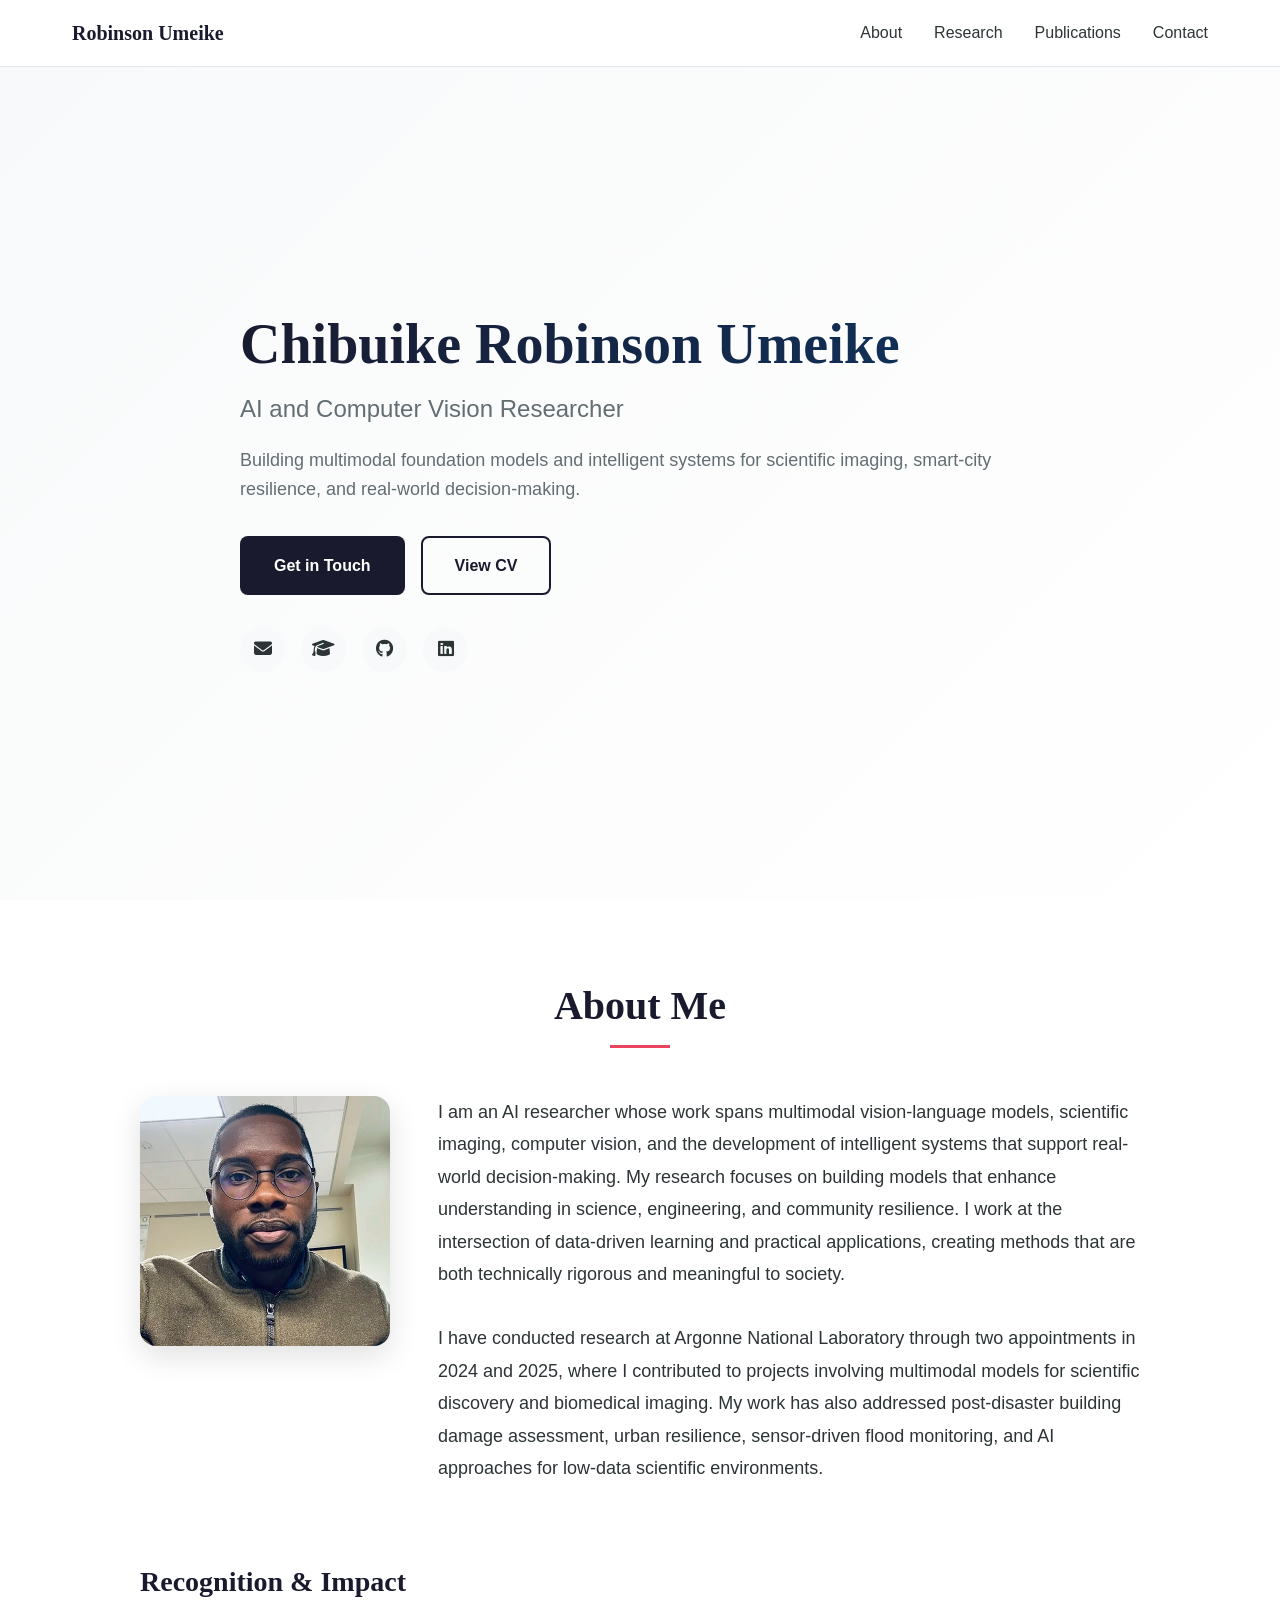
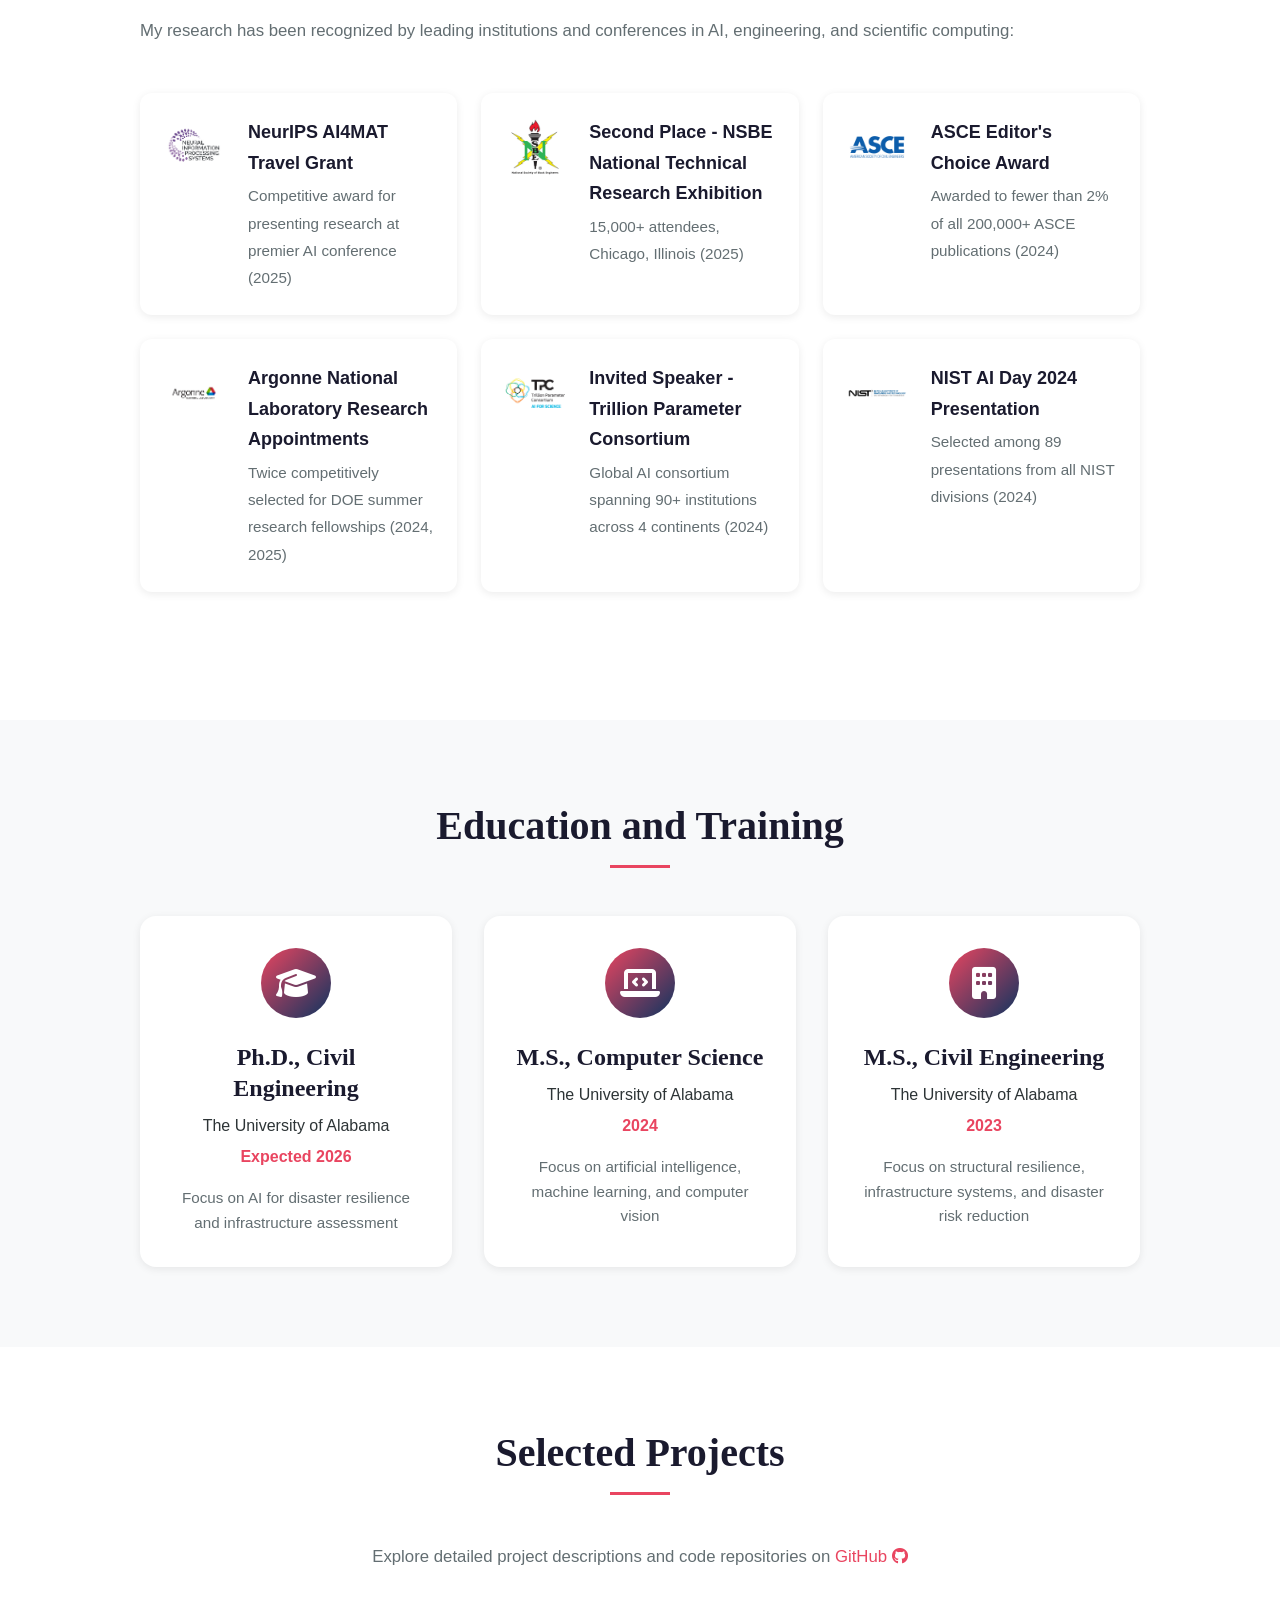
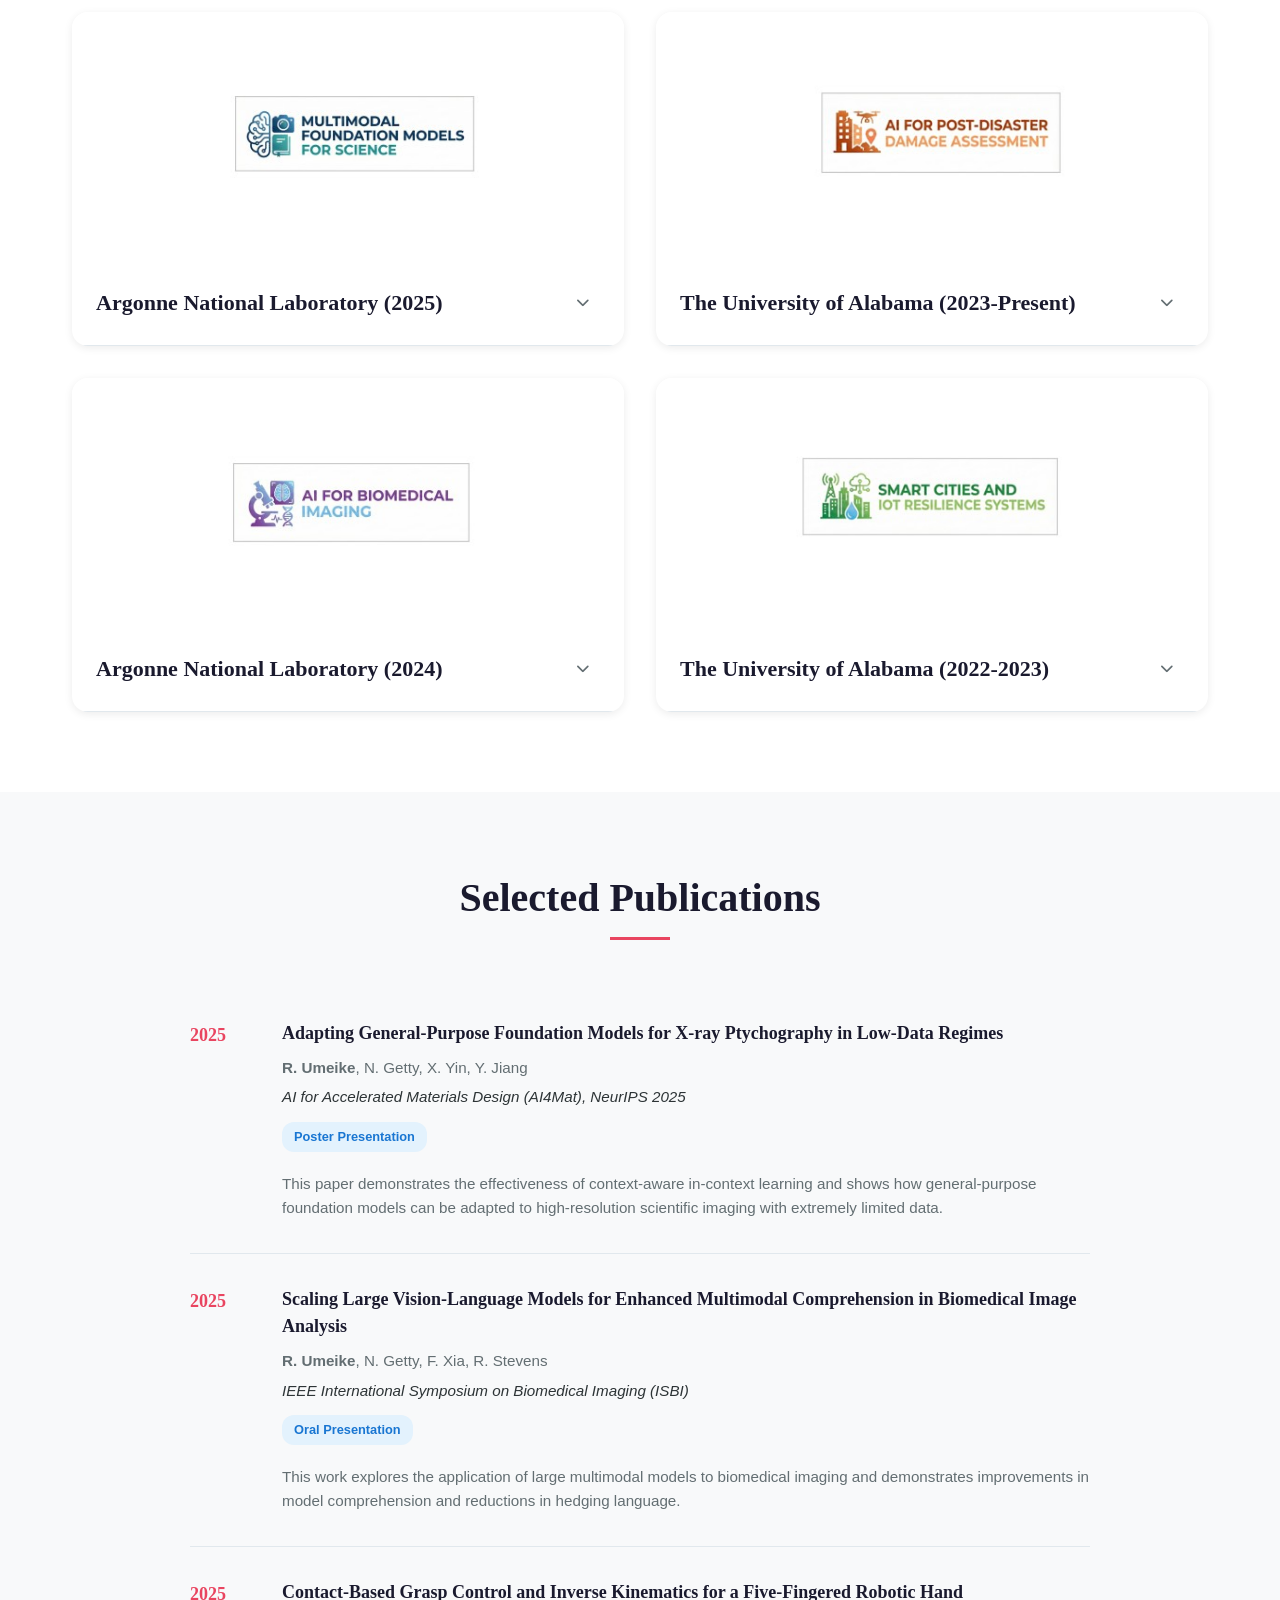
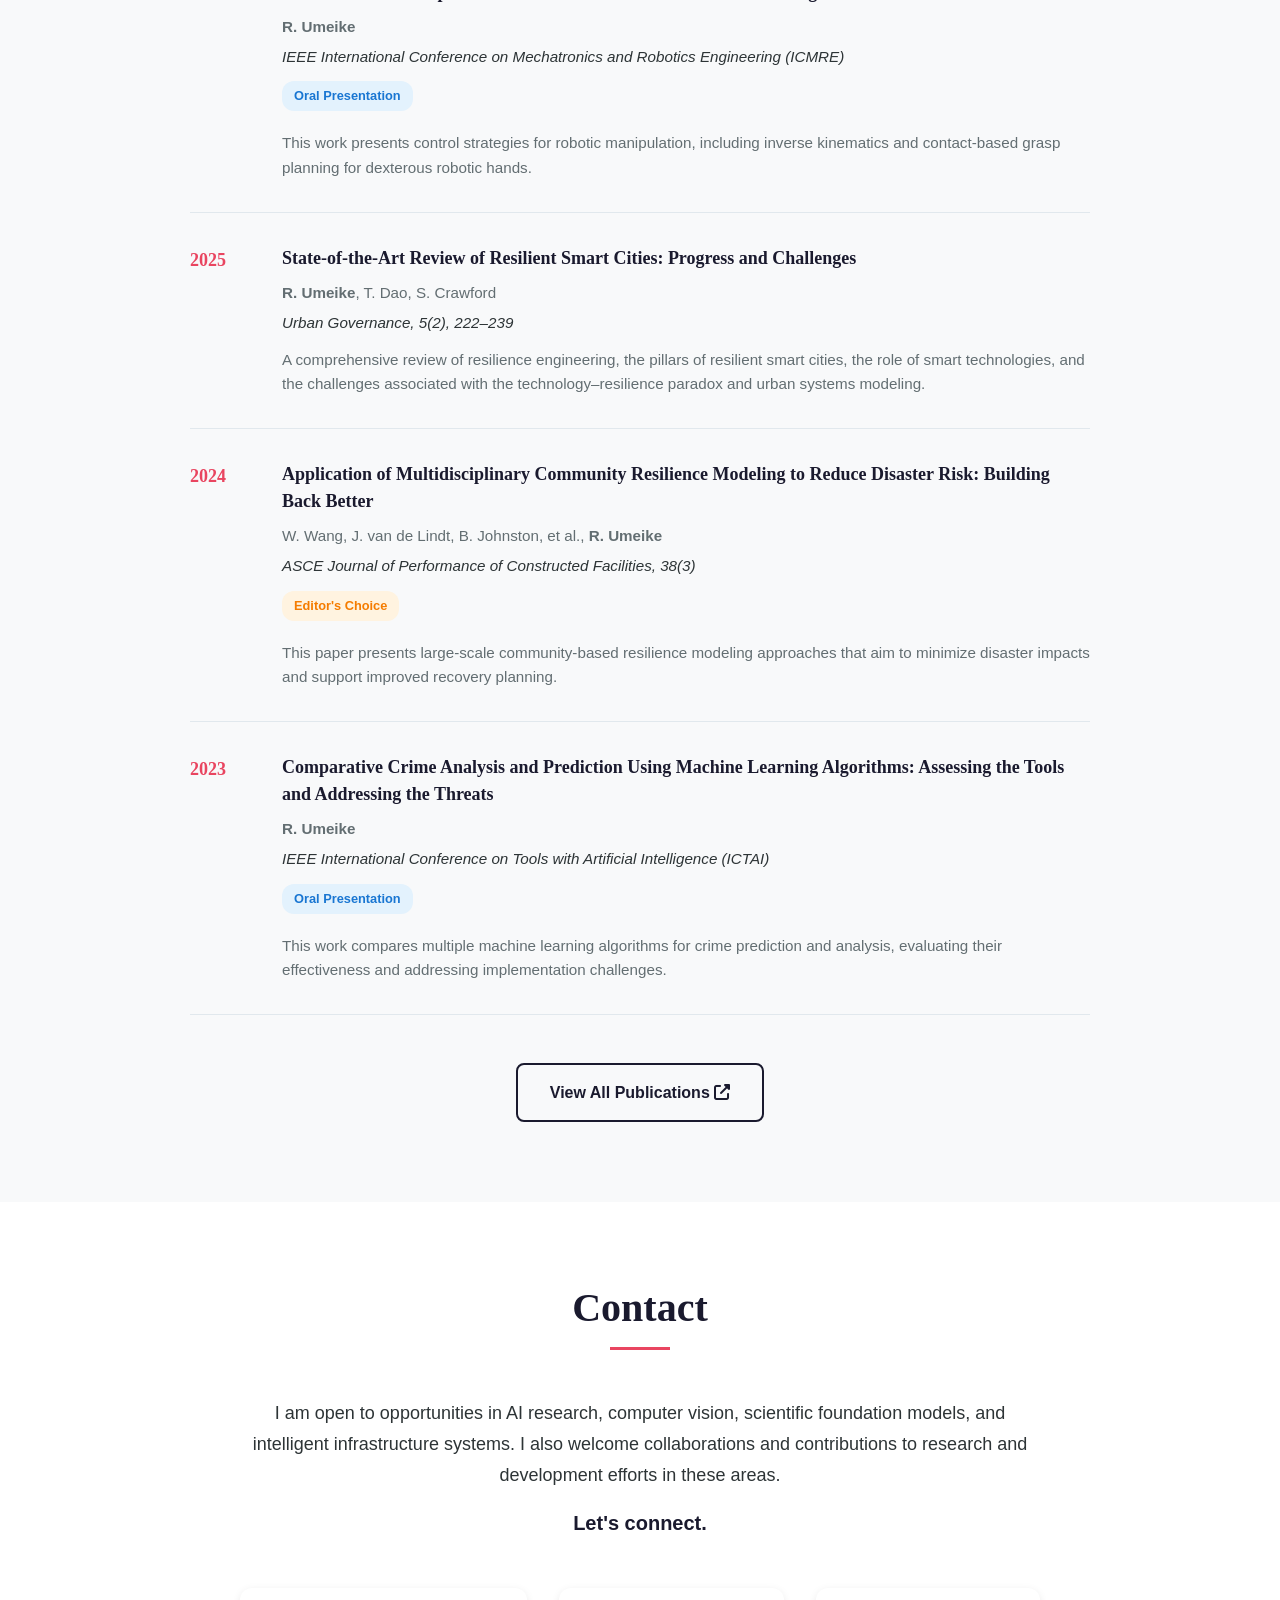
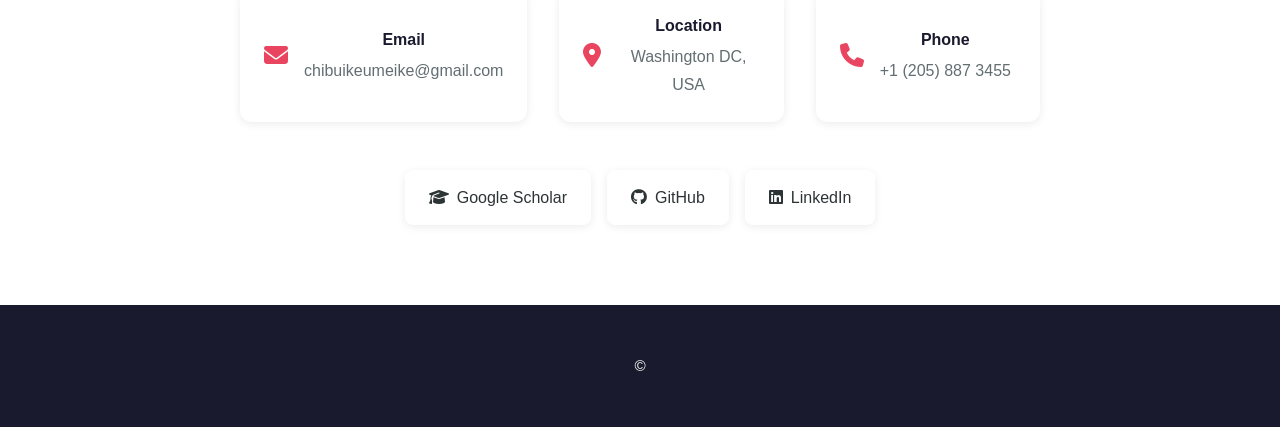
<file: index_old.html>
<!DOCTYPE html>
<html lang="en">
<head>
    <meta charset="UTF-8">
    <meta name="viewport" content="width=device-width, initial-scale=1.0">
    <title>Chibuike Robinson Umeike - AI and Computer Vision Researcher</title>
    <link rel="stylesheet" href="css/style.css">
    <link rel="stylesheet" href="https://cdnjs.cloudflare.com/ajax/libs/font-awesome/6.4.0/css/all.min.css">
</head>
<body>
    <nav class="navbar">
        <div class="container">
            <div class="nav-brand">Robinson Umeike</div>
            <ul class="nav-links">
                <li><a href="#about">About</a></li>
                <li><a href="#research">Research</a></li>
                <li><a href="#publications">Publications</a></li>
                <li><a href="#contact">Contact</a></li>
            </ul>
        </div>
    </nav>

    <header class="hero">
        <div class="container">
            <div class="hero-content">
                <h1 class="hero-title">Chibuike Robinson Umeike</h1>
                <p class="hero-subtitle">AI and Computer Vision Researcher</p>
                <p class="hero-tagline">Building multimodal foundation models and intelligent systems for scientific imaging, smart-city resilience, and real-world decision-making.</p>
                <div class="hero-links">
                    <a href="#contact" class="btn btn-primary">Get in Touch</a>
                    <a href="assets/cv.pdf" class="btn btn-secondary" target="_blank">View CV</a>
                </div>
                <div class="social-links">
                    <a href="/cdn-cgi/l/email-protection#57343f3e35223e3c32223a323e3c3217303a363e3b7934383a" aria-label="Email"><i class="fas fa-envelope"></i></a>
                    <a href="https://scholar.google.com/citations?user=IeJsfl8AAAAJ" target="_blank" aria-label="Google Scholar"><i class="fas fa-graduation-cap"></i></a>
                    <a href="https://github.com/crumeike" target="_blank" aria-label="GitHub"><i class="fab fa-github"></i></a>
                    <a href="https://www.linkedin.com/in/chibuike-robinson-umeike-b57b1a183/" target="_blank" aria-label="LinkedIn"><i class="fab fa-linkedin"></i></a>
                </div>
            </div>
        </div>
    </header>

    <section id="about" class="section">
        <div class="container">
            <h2 class="section-title">About Me</h2>
            <div class="about-content">
                <div class="about-layout">
                    <div class="profile-photo">
                        <img src="images/profile-photo.jpg" 
                             alt="Chibuike Robinson Umeike"
                             onerror="this.style.display='none'">
                    </div>
                    <div class="about-text">
                        <p class="lead">I am an AI researcher whose work spans multimodal vision-language models, scientific imaging, computer vision, and the development of intelligent systems that support real-world decision-making. My research focuses on building models that enhance understanding in science, engineering, and community resilience. I work at the intersection of data-driven learning and practical applications, creating methods that are both technically rigorous and meaningful to society.</p>
                        
                        <p class="lead">I have conducted research at Argonne National Laboratory through two appointments in 2024 and 2025, where I contributed to projects involving multimodal models for scientific discovery and biomedical imaging. My work has also addressed post-disaster building damage assessment, urban resilience, sensor-driven flood monitoring, and AI approaches for low-data scientific environments.</p>
                    </div>
                </div>
                    
                    <h3 class="subsection-title">Recognition & Impact</h3>
                    <p class="subsection-intro">My research has been recognized by leading institutions and conferences in AI, engineering, and scientific computing:</p>
                    
                    <div class="highlights">
                        <div class="highlight-item">
                            <div class="highlight-logo">
                                <img src="images/neurips-logo.png" alt="NeurIPS" onerror="this.parentElement.innerHTML='<i class=\'fas fa-award\'></i>'">
                            </div>
                            <div>
                                <strong>NeurIPS AI4MAT Travel Grant</strong>
                                <span>Competitive award for presenting research at premier AI conference (2025)</span>
                            </div>
                        </div>
                        <div class="highlight-item">
                            <div class="highlight-logo">
                                <img src="images/nsbe-logo.png" alt="NSBE" onerror="this.parentElement.innerHTML='<i class=\'fas fa-trophy\'></i>'">
                            </div>
                            <div>
                                <strong>Second Place - NSBE National Technical Research Exhibition</strong>
                                <span>15,000+ attendees, Chicago, Illinois (2025)</span>
                            </div>
                        </div>
                        <div class="highlight-item">
                            <div class="highlight-logo">
                                <img src="images/asce-logo.png" alt="ASCE" onerror="this.parentElement.innerHTML='<i class=\'fas fa-star\'></i>'">
                            </div>
                            <div>
                                <strong>ASCE Editor's Choice Award</strong>
                                <span>Awarded to fewer than 2% of all 200,000+ ASCE publications (2024)</span>
                            </div>
                        </div>
                        <div class="highlight-item">
                            <div class="highlight-logo">
                                <img src="images/argonne-logo.png" alt="Argonne" onerror="this.parentElement.innerHTML='<i class=\'fas fa-flask\'></i>'">
                            </div>
                            <div>
                                <strong>Argonne National Laboratory Research Appointments</strong>
                                <span>Twice competitively selected for DOE summer research fellowships (2024, 2025)</span>
                            </div>
                        </div>
                        <div class="highlight-item">
                            <div class="highlight-logo">
                                <img src="images/tpc-logo.png" alt="TPC" onerror="this.parentElement.innerHTML='<i class=\'fas fa-microphone\'></i>'">
                            </div>
                            <div>
                                <strong>Invited Speaker - Trillion Parameter Consortium</strong>
                                <span>Global AI consortium spanning 90+ institutions across 4 continents (2024)</span>
                            </div>
                        </div>
                        <div class="highlight-item">
                            <div class="highlight-logo">
                                <img src="images/nist-logo.png" alt="NIST" onerror="this.parentElement.innerHTML='<i class=\'fas fa-chart-line\'></i>'">
                            </div>
                            <div>
                                <strong>NIST AI Day 2024 Presentation</strong>
                                <span>Selected among 89 presentations from all NIST divisions (2024)</span>
                            </div>
                        </div>
                    </div>

                    <!-- <p class="closing-text">I enjoy working across disciplines and combining insights from engineering and computer science to advance the capabilities of AI systems.</p> -->
                </div>
            </div>
        </div>
    </section>

    <section id="education" class="section section-alt">
        <div class="container">
            <h2 class="section-title">Education and Training</h2>
            <div class="education-grid">
                <div class="education-card">
                    <div class="edu-icon"><i class="fas fa-graduation-cap"></i></div>
                    <h3>Ph.D., Civil Engineering</h3>
                    <p class="edu-institution">The University of Alabama</p>
                    <p class="edu-year">Expected 2026</p>
                    <p class="edu-focus">Focus on AI for disaster resilience and infrastructure assessment</p>
                </div>
                <div class="education-card">
                    <div class="edu-icon"><i class="fas fa-laptop-code"></i></div>
                    <h3>M.S., Computer Science</h3>
                    <p class="edu-institution">The University of Alabama</p>
                    <p class="edu-year">2024</p>
                    <p class="edu-focus">Focus on artificial intelligence, machine learning, and computer vision</p>
                </div>
                <div class="education-card">
                    <div class="edu-icon"><i class="fas fa-building"></i></div>
                    <h3>M.S., Civil Engineering</h3>
                    <p class="edu-institution">The University of Alabama</p>
                    <p class="edu-year">2023</p>
                    <p class="edu-focus">Focus on structural resilience, infrastructure systems, and disaster risk reduction</p>
                </div>
            </div>
        </div>
    </section>

    <section id="research" class="section">
        <div class="container">
            <h2 class="section-title">Selected Projects</h2>
            <p class="section-intro">Explore detailed project descriptions and code repositories on <a href="https://github.com/crumeike" target="_blank" style="color: var(--highlight-color); text-decoration: none;">GitHub <i class="fab fa-github"></i></a></p>
            <div class="projects-grid">
                <div class="project-card" data-project="foundation-models">
                    <div class="project-image">
                        <img src="images/project-foundation-models.jpg" 
                             alt="Multimodal Foundation Models for Science"
                             onerror="this.src='https://placehold.co/800x500/1a1a2e/ffffff?text=Foundation+Models+for+Science'">
                        <div class="project-overlay">
                            <a href="https://github.com/crumeike/PtychoBench" target="_blank" class="project-github" aria-label="View on GitHub">
                                <i class="fab fa-github"></i>
                            </a>
                        </div>
                    </div>
                    <div class="project-info">
                        <h3>Argonne National Laboratory (2025)</h3>
                        <button class="project-toggle" aria-label="Show details">
                            <i class="fas fa-chevron-down"></i>
                        </button>
                    </div>
                    <div class="project-details">
                        <p>Domain-adapted vision-language models for scientific and biomedical imaging. Work includes adapting general-purpose foundation models to low-data scientific domains, designing vision-language systems for X-ray ptychography and radiation imaging, applying reinforcement learning (GRPO) to autonomous scientific workflows, and scaling training across HPC and multi-GPU environments at Argonne National Laboratory. Developed <strong>PtychoBench</strong> benchmark for evaluating foundation model adaptation strategies.</p>
                        <div class="project-tags">
                            <span class="tag">VLMs</span>
                            <span class="tag">Qwen-2.5</span>
                            <span class="tag">Llama-3.2</span>
                            <span class="tag">GRPO</span>
                            <span class="tag">HPC</span>
                        </div>
                    </div>
                </div>

                <div class="project-card" data-project="disaster-assessment">
                    <div class="project-image">
                        <img src="images/project-disaster.jpg" 
                             alt="Post-Disaster Damage Assessment"
                             onerror="this.src='https://placehold.co/800x500/e94560/ffffff?text=Disaster+Assessment+AI'">
                        <div class="project-overlay">
                            <a href="https://github.com/crumeike" target="_blank" class="project-github" aria-label="View on GitHub">
                                <i class="fab fa-github"></i>
                            </a>
                        </div>
                    </div>
                    <div class="project-info">
                        <!-- <h3>AI for Post-Disaster Damage Assessment</h3> -->
                        <h3>The University of Alabama (2023-Present)</h3>
                        <button class="project-toggle" aria-label="Show details">
                            <i class="fas fa-chevron-down"></i>
                        </button>
                    </div>
                    <div class="project-details">
                        <p>End-to-end computer vision systems for rapid building damage estimation following natural disasters. Includes damage detection and classification using YOLO, SSD, and RT-DETR architectures for tornado and windstorm events. Deployed system processing <strong>333 images per second</strong>, reducing evaluation time from weeks to minutes. Integrated imagery with geospatial data and developed multimodal deep learning pipelines. Collaborative work with NIST Disaster and Failure Studies Program.</p>
                        <div class="project-tags">
                            <span class="tag">YOLO</span>
                            <span class="tag">RT-DETR</span>
                            <span class="tag">Computer Vision</span>
                            <span class="tag">NIST</span>
                        </div>
                    </div>
                </div>

                <div class="project-card" data-project="biomedical-imaging">
                    <div class="project-image">
                        <img src="images/project-biomedical.jpg" 
                             alt="AI for Biomedical Imaging"
                             onerror="this.src='https://placehold.co/800x500/0f3460/ffffff?text=Biomedical+Imaging+AI'">
                        <div class="project-overlay">
                            <a href="https://github.com/crumeike/lucid-biomedical-vlm" target="_blank" class="project-github" aria-label="View on GitHub">
                                <i class="fab fa-github"></i>
                            </a>
                        </div>
                    </div>
                    <div class="project-info">
                        <!-- <h3>AI for Biomedical Imaging</h3> -->
                        <h3>Argonne National Laboratory (2024)</h3>
                        <button class="project-toggle" aria-label="Show details">
                            <i class="fas fa-chevron-down"></i>
                        </button>
                    </div>
                    <div class="project-details">
                        <p>Vision-language and multimodal models for biomedical image interpretation and low-dose imaging applications. Built comprehensive data curation pipeline processing <strong>42,673 scientific articles</strong>, generating <strong>171,000+ captions</strong> and <strong>165,000+ images</strong>. Fine-tuned LLaVA models on <strong>50,882 image-text pairs</strong>, achieving <strong>135% performance improvement</strong> and <strong>96.6% hallucination reduction</strong> over baselines. Designed AI systems that support clinical and scientific workflows for low-dose radiation therapy imaging.</p>
                        <div class="project-tags">
                            <span class="tag">LLaVA</span>
                            <span class="tag">LoRA</span>
                            <span class="tag">Medical AI</span>
                            <span class="tag">Argonne Lab</span>
                        </div>
                    </div>
                </div>

                <div class="project-card" data-project="smart-cities">
                    <div class="project-image">
                        <img src="images/project-smart-cities.jpg" 
                             alt="Smart Cities and IoT Systems"
                             onerror="this.src='https://placehold.co/800x500/16213e/ffffff?text=Smart+Cities+%26+IoT'">
                        <div class="project-overlay">
                            <a href="https://github.com/crumeike/smart-cities-iot" target="_blank" class="project-github" aria-label="View on GitHub">
                                <i class="fab fa-github"></i>
                            </a>
                        </div>
                    </div>
                    <div class="project-info">
                        <!-- <h3>Smart Cities and IoT Resilience Systems</h3> -->
                        <h3>The University of Alabama (2022-2023) </h3>
                        <button class="project-toggle" aria-label="Show details">
                            <i class="fas fa-chevron-down"></i>
                        </button>
                    </div>
                    <div class="project-details">
                        <p>Intelligent sensing and decision-support tools for urban infrastructure resilience. Deployed IoT flood monitoring networks with edge computing for real-time environmental sensing, processing over <strong>25,000 data points</strong> across 7-week field studies at University of Alabama campus. Developed city-scale resilience modeling frameworks and integrated standards-based (OIIE) data architectures for monitoring civil infrastructure systems. Earned <strong>two first-place innovation awards</strong>.</p>
                        <div class="project-tags">
                            <span class="tag">IoT</span>
                            <span class="tag">Edge Computing</span>
                            <span class="tag">OIIE Standards</span>
                            <span class="tag">Urban Systems</span>
                        </div>
                    </div>
                </div>
            </div>
        </div>
    </section>

    <section id="publications" class="section section-alt">
        <div class="container">
            <h2 class="section-title">Selected Publications</h2>
            <div class="publications-list">
                <div class="publication-item">
                    <div class="pub-year">2025</div>
                    <div class="pub-content">
                        <h4>Adapting General-Purpose Foundation Models for X-ray Ptychography in Low-Data Regimes</h4>
                        <p class="pub-authors"><strong>R. Umeike</strong>, N. Getty, X. Yin, Y. Jiang</p>
                        <p class="pub-venue">AI for Accelerated Materials Design (AI4Mat), NeurIPS 2025</p>
                        <span class="badge badge-oral">Poster Presentation</span>
                        <p class="pub-description">This paper demonstrates the effectiveness of context-aware in-context learning and shows how general-purpose foundation models can be adapted to high-resolution scientific imaging with extremely limited data.</p>
                    </div>
                </div>

                <div class="publication-item">
                    <div class="pub-year">2025</div>
                    <div class="pub-content">
                        <h4>Scaling Large Vision-Language Models for Enhanced Multimodal Comprehension in Biomedical Image Analysis</h4>
                        <p class="pub-authors"><strong>R. Umeike</strong>, N. Getty, F. Xia, R. Stevens</p>
                        <p class="pub-venue">IEEE International Symposium on Biomedical Imaging (ISBI)</p>
                        <span class="badge badge-oral">Oral Presentation</span>
                        <p class="pub-description">This work explores the application of large multimodal models to biomedical imaging and demonstrates improvements in model comprehension and reductions in hedging language.</p>
                    </div>
                </div>

                <div class="publication-item">
                    <div class="pub-year">2025</div>
                    <div class="pub-content">
                        <h4>Contact-Based Grasp Control and Inverse Kinematics for a Five-Fingered Robotic Hand</h4>
                        <p class="pub-authors"><strong>R. Umeike</strong></p>
                        <p class="pub-venue">IEEE International Conference on Mechatronics and Robotics Engineering (ICMRE)</p>
                        <span class="badge badge-oral">Oral Presentation</span>
                        <p class="pub-description">This work presents control strategies for robotic manipulation, including inverse kinematics and contact-based grasp planning for dexterous robotic hands.</p>
                    </div>
                </div>

                <div class="publication-item">
                    <div class="pub-year">2025</div>
                    <div class="pub-content">
                        <h4>State-of-the-Art Review of Resilient Smart Cities: Progress and Challenges</h4>
                        <p class="pub-authors"><strong>R. Umeike</strong>, T. Dao, S. Crawford</p>
                        <p class="pub-venue">Urban Governance, 5(2), 222–239</p>
                        <p class="pub-description">A comprehensive review of resilience engineering, the pillars of resilient smart cities, the role of smart technologies, and the challenges associated with the technology–resilience paradox and urban systems modeling.</p>
                    </div>
                </div>

                <div class="publication-item">
                    <div class="pub-year">2024</div>
                    <div class="pub-content">
                        <h4>Application of Multidisciplinary Community Resilience Modeling to Reduce Disaster Risk: Building Back Better</h4>
                        <p class="pub-authors">W. Wang, J. van de Lindt, B. Johnston, et al., <strong>R. Umeike</strong></p>
                        <p class="pub-venue">ASCE Journal of Performance of Constructed Facilities, 38(3)</p>
                        <span class="badge badge-award">Editor's Choice</span>
                        <p class="pub-description">This paper presents large-scale community-based resilience modeling approaches that aim to minimize disaster impacts and support improved recovery planning.</p>
                    </div>
                </div>

                <div class="publication-item">
                    <div class="pub-year">2023</div>
                    <div class="pub-content">
                        <h4>Comparative Crime Analysis and Prediction Using Machine Learning Algorithms: Assessing the Tools and Addressing the Threats</h4>
                        <p class="pub-authors"><strong>R. Umeike</strong></p>
                        <p class="pub-venue">IEEE International Conference on Tools with Artificial Intelligence (ICTAI)</p>
                        <span class="badge badge-oral">Oral Presentation</span>
                        <p class="pub-description">This work compares multiple machine learning algorithms for crime prediction and analysis, evaluating their effectiveness and addressing implementation challenges.</p>
                    </div>
                </div>
            </div>
            
            <div class="pub-footer">
                <a href="https://scholar.google.com/citations?user=IeJsfl8AAAAJ" target="_blank" class="btn btn-secondary">
                    View All Publications <i class="fas fa-external-link-alt"></i>
                </a>
            </div>
        </div>
    </section>

    <section id="contact" class="section">
        <div class="container">
            <h2 class="section-title">Contact</h2>
            <div class="contact-content">
                <p class="contact-intro">I am open to opportunities in AI research, computer vision, scientific foundation models, and intelligent infrastructure systems. I also welcome collaborations and contributions to research and development efforts in these areas.</p>
                <p class="contact-cta">Let's connect.</p>
                
                <div class="contact-grid">
                    <div class="contact-item">
                        <i class="fas fa-envelope"></i>
                        <div>
                            <strong>Email</strong>
                            <a href="mailto:chibuikeumeike@gmail.com">chibuikeumeike@gmail.com</a>
                        </div>
                    </div>
                    <div class="contact-item">
                        <i class="fas fa-map-marker-alt"></i>
                        <div>
                            <strong>Location</strong>
                            <span>Washington DC, USA</span>
                        </div>
                    </div>
                    <div class="contact-item">
                        <i class="fas fa-phone"></i>
                        <div>
                            <strong>Phone</strong>
                            <a href="tel:+12058873455">+1 (205) 887 3455</a>
                        </div>
                    </div>
                </div>

                <div class="contact-social">
                    <a href="https://scholar.google.com/citations?user=IeJsfl8AAAAJ" target="_blank" class="social-btn">
                        <i class="fas fa-graduation-cap"></i>
                        Google Scholar
                    </a>
                    <a href="https://github.com/crumeike" target="_blank" class="social-btn">
                        <i class="fab fa-github"></i>
                        GitHub
                    </a>
                    <a href="https://www.linkedin.com/in/chibuike-robinson-umeike-b57b1a183/" target="_blank" class="social-btn">
                        <i class="fab fa-linkedin"></i>
                        LinkedIn
                    </a>
                </div>
            </div>
        </div>
    </section>

    <footer class="footer">
            <div class="container">
            <p>&copy
</file>
<file: css/style.css>
/* ==========================================
   CSS Variables & Reset
   ========================================== */
:root {
    --primary-color: #1a1a2e;
    --secondary-color: #16213e;
    --accent-color: #0f3460;
    --highlight-color: #e94560;
    --text-color: #2d3436;
    --text-light: #636e72;
    --bg-color: #ffffff;
    --bg-alt: #f8f9fa;
    --border-color: #e1e8ed;
    --shadow: 0 2px 8px rgba(0, 0, 0, 0.08);
    --shadow-lg: 0 10px 30px rgba(0, 0, 0, 0.12);
    --transition: all 0.3s cubic-bezier(0.4, 0, 0.2, 1);
    --font-sans: 'SF Pro Display', -apple-system, BlinkMacSystemFont, 'Segoe UI', sans-serif;
    --font-serif: 'Crimson Pro', 'Georgia', serif;
}

* {
    margin: 0;
    padding: 0;
    box-sizing: border-box;
}

html {
    scroll-behavior: smooth;
}

body {
    font-family: var(--font-sans);
    color: var(--text-color);
    line-height: 1.7;
    background: var(--bg-color);
}

.container {
    max-width: 1200px;
    margin: 0 auto;
    padding: 0 2rem;
}

/* ==========================================
   Typography
   ========================================== */
h1, h2, h3, h4 {
    font-family: var(--font-serif);
    font-weight: 600;
    line-height: 1.3;
    color: var(--primary-color);
}

h1 { font-size: 3.5rem; }
h2 { font-size: 2.5rem; }
h3 { font-size: 1.75rem; }
h4 { font-size: 1.25rem; }

@media (max-width: 768px) {
    h1 { font-size: 2.5rem; }
    h2 { font-size: 2rem; }
    h3 { font-size: 1.5rem; }
}

/* ==========================================
   Navigation
   ========================================== */
.navbar {
    position: fixed;
    top: 0;
    width: 100%;
    background: rgba(255, 255, 255, 0.95);
    backdrop-filter: blur(10px);
    border-bottom: 1px solid var(--border-color);
    z-index: 1000;
    transition: var(--transition);
}

.navbar .container {
    display: flex;
    justify-content: space-between;
    align-items: center;
    padding: 1rem 2rem;
}

.nav-brand {
    font-family: var(--font-serif);
    font-size: 1.25rem;
    font-weight: 600;
    color: var(--primary-color);
}

.nav-links {
    display: flex;
    list-style: none;
    gap: 2rem;
}

.nav-links a {
    text-decoration: none;
    color: var(--text-color);
    font-weight: 500;
    transition: var(--transition);
    position: relative;
}

.nav-links a::after {
    content: '';
    position: absolute;
    bottom: -4px;
    left: 0;
    width: 0;
    height: 2px;
    background: var(--highlight-color);
    transition: var(--transition);
}

.nav-links a:hover::after {
    width: 100%;
}

@media (max-width: 768px) {
    .nav-links {
        gap: 1rem;
        font-size: 0.9rem;
    }
}

/* ==========================================
   Hero Section
   ========================================== */
.hero {
    min-height: 100vh;
    display: flex;
    align-items: center;
    background: linear-gradient(135deg, #f8f9fa 0%, #ffffff 100%);
    padding-top: 80px;
}

.hero-content {
    max-width: 800px;
    animation: fadeInUp 0.8s ease-out;
}

.hero-title {
    margin-bottom: 0.5rem;
    background: linear-gradient(135deg, var(--primary-color) 0%, var(--accent-color) 100%);
    -webkit-background-clip: text;
    -webkit-text-fill-color: transparent;
    background-clip: text;
}

.hero-subtitle {
    font-size: 1.5rem;
    color: var(--text-light);
    margin-bottom: 1rem;
    font-weight: 500;
}

.hero-tagline {
    font-size: 1.125rem;
    color: var(--text-light);
    margin-bottom: 2rem;
    line-height: 1.6;
}

.hero-links {
    display: flex;
    gap: 1rem;
    margin-bottom: 2rem;
    flex-wrap: wrap;
}

.btn {
    display: inline-block;
    padding: 0.875rem 2rem;
    text-decoration: none;
    border-radius: 8px;
    font-weight: 600;
    transition: var(--transition);
    border: 2px solid transparent;
}

.btn-primary {
    background: var(--primary-color);
    color: white;
}

.btn-primary:hover {
    background: var(--secondary-color);
    transform: translateY(-2px);
    box-shadow: var(--shadow-lg);
}

.btn-secondary {
    background: transparent;
    color: var(--primary-color);
    border-color: var(--primary-color);
}

.btn-secondary:hover {
    background: var(--primary-color);
    color: white;
    transform: translateY(-2px);
}

.social-links {
    display: flex;
    gap: 1rem;
}

.social-links a {
    width: 45px;
    height: 45px;
    display: flex;
    align-items: center;
    justify-content: center;
    background: var(--bg-alt);
    color: var(--text-color);
    border-radius: 50%;
    text-decoration: none;
    transition: var(--transition);
    font-size: 1.125rem;
}

.social-links a:hover {
    background: var(--primary-color);
    color: white;
    transform: translateY(-3px);
}

/* ==========================================
   Sections
   ========================================== */
.section {
    padding: 5rem 0;
}

.section-alt {
    background: var(--bg-alt);
}

.section-title {
    text-align: center;
    margin-bottom: 3rem;
    position: relative;
    padding-bottom: 1rem;
}

.section-title::after {
    content: '';
    position: absolute;
    bottom: 0;
    left: 50%;
    transform: translateX(-50%);
    width: 60px;
    height: 3px;
    background: var(--highlight-color);
}

/* ==========================================
   About Section
   ========================================== */
.about-content {
    max-width: 1000px;
    margin: 0 auto;
}

.about-layout {
    display: grid;
    grid-template-columns: 250px 1fr;
    gap: 3rem;
    align-items: start;
    margin-bottom: 2rem;
}

.profile-photo {
    width: 100%;
    position: sticky;
    top: 100px;
}

.profile-photo img {
    width: 100%;
    border-radius: 16px;
    box-shadow: var(--shadow-lg);
    display: block;
}

@media (max-width: 868px) {
    .about-layout {
        grid-template-columns: 1fr;
        gap: 2rem;
    }
    
    .profile-photo {
        max-width: 250px;
        margin: 0 auto;
        position: static;
    }
}

.lead {
    font-size: 1.125rem;
    line-height: 1.8;
    color: var(--text-color);
    margin-bottom: 2rem;
}

.closing-text {
    font-size: 1.125rem;
    line-height: 1.8;
    color: var(--text-color);
    margin-top: 2rem;
    font-style: italic;
}

.subsection-title {
    font-size: 1.75rem;
    color: var(--primary-color);
    margin: 3rem 0 1rem;
}

.subsection-intro {
    font-size: 1.05rem;
    color: var(--text-light);
    margin-bottom: 2rem;
    line-height: 1.7;
}

.section-intro {
    font-size: 1.05rem;
    color: var(--text-light);
    margin-bottom: 2.5rem;
    text-align: center;
    line-height: 1.7;
}

.highlights {
    display: grid;
    grid-template-columns: repeat(auto-fit, minmax(300px, 1fr));
    gap: 1.5rem;
    margin: 3rem 0;
}

.highlight-item {
    display: flex;
    align-items: flex-start;
    gap: 1.5rem;
    padding: 1.5rem;
    background: white;
    border-radius: 12px;
    box-shadow: var(--shadow);
    transition: var(--transition);
}

.highlight-item:hover {
    transform: translateY(-4px);
    box-shadow: var(--shadow-lg);
}

.highlight-logo {
    width: 60px;
    height: 60px;
    flex-shrink: 0;
    display: flex;
    align-items: center;
    justify-content: center;
}

.highlight-logo img {
    max-width: 100%;
    max-height: 100%;
    object-fit: contain;
}

.highlight-item i {
    font-size: 2rem;
    color: var(--highlight-color);
    flex-shrink: 0;
}

.highlight-item strong {
    display: block;
    font-size: 1.125rem;
    color: var(--primary-color);
    margin-bottom: 0.25rem;
}

.highlight-item span {
    color: var(--text-light);
    font-size: 0.95rem;
}

/* ==========================================
   Education Section
   ========================================== */
.education-grid {
    display: grid;
    grid-template-columns: repeat(auto-fit, minmax(300px, 1fr));
    gap: 2rem;
    max-width: 1000px;
    margin: 0 auto;
}

.education-card {
    background: white;
    padding: 2rem;
    border-radius: 16px;
    box-shadow: var(--shadow);
    transition: var(--transition);
    text-align: center;
}

.education-card:hover {
    transform: translateY(-4px);
    box-shadow: var(--shadow-lg);
}

.edu-icon {
    width: 70px;
    height: 70px;
    background: linear-gradient(135deg, var(--highlight-color) 0%, var(--accent-color) 100%);
    border-radius: 50%;
    display: flex;
    align-items: center;
    justify-content: center;
    margin: 0 auto 1.5rem;
    color: white;
    font-size: 2rem;
}

.education-card h3 {
    margin-bottom: 0.5rem;
    color: var(--primary-color);
    font-size: 1.5rem;
}

.edu-institution {
    color: var(--text-color);
    font-weight: 500;
    margin-bottom: 0.25rem;
}

.edu-year {
    color: var(--highlight-color);
    font-weight: 600;
    margin-bottom: 1rem;
}

.edu-focus {
    color: var(--text-light);
    font-size: 0.95rem;
    line-height: 1.6;
}

/* ==========================================
   Projects Section - Interactive Cards with Images
   ========================================== */
.projects-grid {
    display: grid;
    grid-template-columns: repeat(2, 1fr);
    gap: 2rem;
    max-width: 1200px;
    margin: 0 auto;
}

@media (max-width: 968px) {
    .projects-grid {
        grid-template-columns: 1fr;
    }
}

.project-card {
    background: white;
    border-radius: 16px;
    overflow: hidden;
    box-shadow: var(--shadow);
    transition: var(--transition);
    cursor: pointer;
}

.project-card:hover {
    transform: translateY(-8px);
    box-shadow: var(--shadow-lg);
}

.project-image {
    position: relative;
    width: 100%;
    height: 250px;
    overflow: hidden;
    background: var(--bg-alt);
}

.project-image img {
    width: 100%;
    height: 100%;
    object-fit: cover;
    transition: var(--transition);
}

.project-card:hover .project-image img {
    transform: scale(1.05);
}

.project-overlay {
    position: absolute;
    top: 0;
    left: 0;
    right: 0;
    bottom: 0;
    background: linear-gradient(to bottom, rgba(0,0,0,0) 0%, rgba(0,0,0,0.7) 100%);
    display: flex;
    align-items: flex-end;
    justify-content: flex-end;
    padding: 1rem;
    opacity: 0;
    transition: var(--transition);
}

.project-card:hover .project-overlay {
    opacity: 1;
}

.project-github {
    width: 45px;
    height: 45px;
    background: white;
    border-radius: 50%;
    display: flex;
    align-items: center;
    justify-content: center;
    color: var(--primary-color);
    text-decoration: none;
    font-size: 1.25rem;
    transition: var(--transition);
}

.project-github:hover {
    background: var(--highlight-color);
    color: white;
    transform: scale(1.1);
}

.project-info {
    padding: 1.5rem;
    display: flex;
    justify-content: space-between;
    align-items: center;
    border-bottom: 1px solid var(--border-color);
}

.project-info h3 {
    font-size: 1.375rem;
    color: var(--primary-color);
    margin: 0;
    flex: 1;
}

.project-toggle {
    background: none;
    border: none;
    width: 35px;
    height: 35px;
    border-radius: 50%;
    display: flex;
    align-items: center;
    justify-content: center;
    cursor: pointer;
    color: var(--text-light);
    transition: var(--transition);
    flex-shrink: 0;
}

.project-toggle:hover {
    background: var(--bg-alt);
    color: var(--primary-color);
}

.project-toggle i {
    transition: var(--transition);
}

.project-card.active .project-toggle i {
    transform: rotate(180deg);
}

.project-details {
    max-height: 0;
    overflow: hidden;
    transition: max-height 0.5s ease, padding 0.5s ease;
    padding: 0 1.5rem;
}

.project-card.active .project-details {
    max-height: 800px;
    padding: 1.5rem;
}

@media (max-width: 768px) {
    .project-card.active .project-details {
        max-height: 1000px;
    }
}

.project-details p {
    color: var(--text-light);
    line-height: 1.7;
    margin-bottom: 1rem;
}

.project-tags {
    display: flex;
    flex-wrap: wrap;
    gap: 0.5rem;
}

.tag {
    padding: 0.375rem 0.875rem;
    background: var(--bg-alt);
    color: var(--text-color);
    border-radius: 20px;
    font-size: 0.875rem;
    font-weight: 500;
}

/* Old research card styles - kept for backwards compatibility */
.research-card {
    background: white;
    padding: 2rem;
    border-radius: 16px;
    box-shadow: var(--shadow);
    transition: var(--transition);
    border-top: 4px solid var(--highlight-color);
}

.research-card:hover {
    transform: translateY(-8px);
    box-shadow: var(--shadow-lg);
}

.research-icon {
    width: 60px;
    height: 60px;
    background: linear-gradient(135deg, var(--highlight-color) 0%, var(--accent-color) 100%);
    border-radius: 12px;
    display: flex;
    align-items: center;
    justify-content: center;
    margin-bottom: 1.5rem;
}

.research-icon i {
    font-size: 1.75rem;
    color: white;
}

.research-card h3 {
    margin-bottom: 1rem;
    color: var(--primary-color);
}

.research-card p {
    color: var(--text-light);
    line-height: 1.7;
}

/* ==========================================
   Publications Section
   ========================================== */
.publications-list {
    max-width: 900px;
    margin: 0 auto 3rem;
}

.publication-item {
    display: flex;
    gap: 2rem;
    padding: 2rem 0;
    border-bottom: 1px solid var(--border-color);
    transition: var(--transition);
}

.publication-item:hover {
    background: rgba(249, 249, 249, 0.5);
    padding-left: 1rem;
    padding-right: 1rem;
    margin-left: -1rem;
    margin-right: -1rem;
    border-radius: 8px;
}

.pub-year {
    font-family: var(--font-serif);
    font-size: 1.125rem;
    font-weight: 600;
    color: var(--highlight-color);
    flex-shrink: 0;
    width: 60px;
}

.pub-content h4 {
    margin-bottom: 0.5rem;
    font-size: 1.125rem;
    line-height: 1.5;
}

.pub-authors {
    color: var(--text-light);
    margin-bottom: 0.25rem;
    font-size: 0.95rem;
}

.pub-venue {
    color: var(--text-color);
    font-style: italic;
    margin-bottom: 0.75rem;
    font-size: 0.95rem;
}

.pub-description {
    color: var(--text-light);
    font-size: 0.95rem;
    line-height: 1.6;
    margin-top: 0.75rem;
}

.badge {
    display: inline-block;
    padding: 0.25rem 0.75rem;
    border-radius: 12px;
    font-size: 0.8rem;
    font-weight: 600;
    margin-bottom: 0.5rem;
}

.badge-oral {
    background: #e3f2fd;
    color: #1976d2;
}

.badge-award {
    background: #fff3e0;
    color: #f57c00;
}

.pub-footer {
    text-align: center;
    margin-top: 2rem;
}

/* ==========================================
   Contact Section
   ========================================== */
.contact-content {
    max-width: 800px;
    margin: 0 auto;
    text-align: center;
}

.contact-intro {
    font-size: 1.125rem;
    color: var(--text-color);
    margin-bottom: 1rem;
    line-height: 1.7;
}

.contact-cta {
    font-size: 1.25rem;
    font-weight: 600;
    color: var(--primary-color);
    margin-bottom: 3rem;
}

.contact-grid {
    display: grid;
    grid-template-columns: repeat(3, 1fr);
    gap: 2rem;
    margin-bottom: 3rem;
}

@media (max-width: 968px) {
    .contact-grid {
        grid-template-columns: 1fr;
    }
}

.contact-item {
    display: flex;
    align-items: center;
    gap: 1rem;
    padding: 1.5rem;
    background: white;
    border-radius: 12px;
    box-shadow: var(--shadow);
}

.contact-item i {
    font-size: 1.5rem;
    color: var(--highlight-color);
}

.contact-item strong {
    display: block;
    margin-bottom: 0.25rem;
    color: var(--primary-color);
}

.contact-item a {
    color: var(--text-light);
    text-decoration: none;
    transition: var(--transition);
}

.contact-item a:hover {
    color: var(--highlight-color);
}

.contact-item span {
    color: var(--text-light);
}

.contact-social {
    display: flex;
    justify-content: center;
    gap: 1rem;
    flex-wrap: wrap;
}

.social-btn {
    display: inline-flex;
    align-items: center;
    gap: 0.5rem;
    padding: 0.875rem 1.5rem;
    background: white;
    color: var(--text-color);
    text-decoration: none;
    border-radius: 8px;
    font-weight: 500;
    box-shadow: var(--shadow);
    transition: var(--transition);
}

.social-btn:hover {
    background: var(--primary-color);
    color: white;
    transform: translateY(-2px);
    box-shadow: var(--shadow-lg);
}

/* ==========================================
   Footer
   ========================================== */
.footer {
    background: var(--primary-color);
    color: white;
    padding: 3rem 0;
    text-align: center;
    margin-top: 0;
}

.footer p {
    margin: 0;
    font-size: 0.95rem;
}

/* ==========================================
   Animations
   ========================================== */
@keyframes fadeInUp {
    from {
        opacity: 0;
        transform: translateY(30px);
    }
    to {
        opacity: 1;
        transform: translateY(0);
    }
}

/* ==========================================
   Responsive Design
   ========================================== */
@media (max-width: 768px) {
    .container {
        padding: 0 1.5rem;
    }
    
    .hero {
        min-height: 80vh;
    }
    
    .section {
        padding: 3rem 0;
    }
    
    .publication-item {
        flex-direction: column;
        gap: 1rem;
    }
    
    .pub-year {
        width: auto;
    }
    
    .contact-grid {
        grid-template-columns: 1fr;
    }

    .highlights {
        grid-template-columns: 1fr;
    }

    .education-grid {
        grid-template-columns: 1fr;
    }
}
</file>
